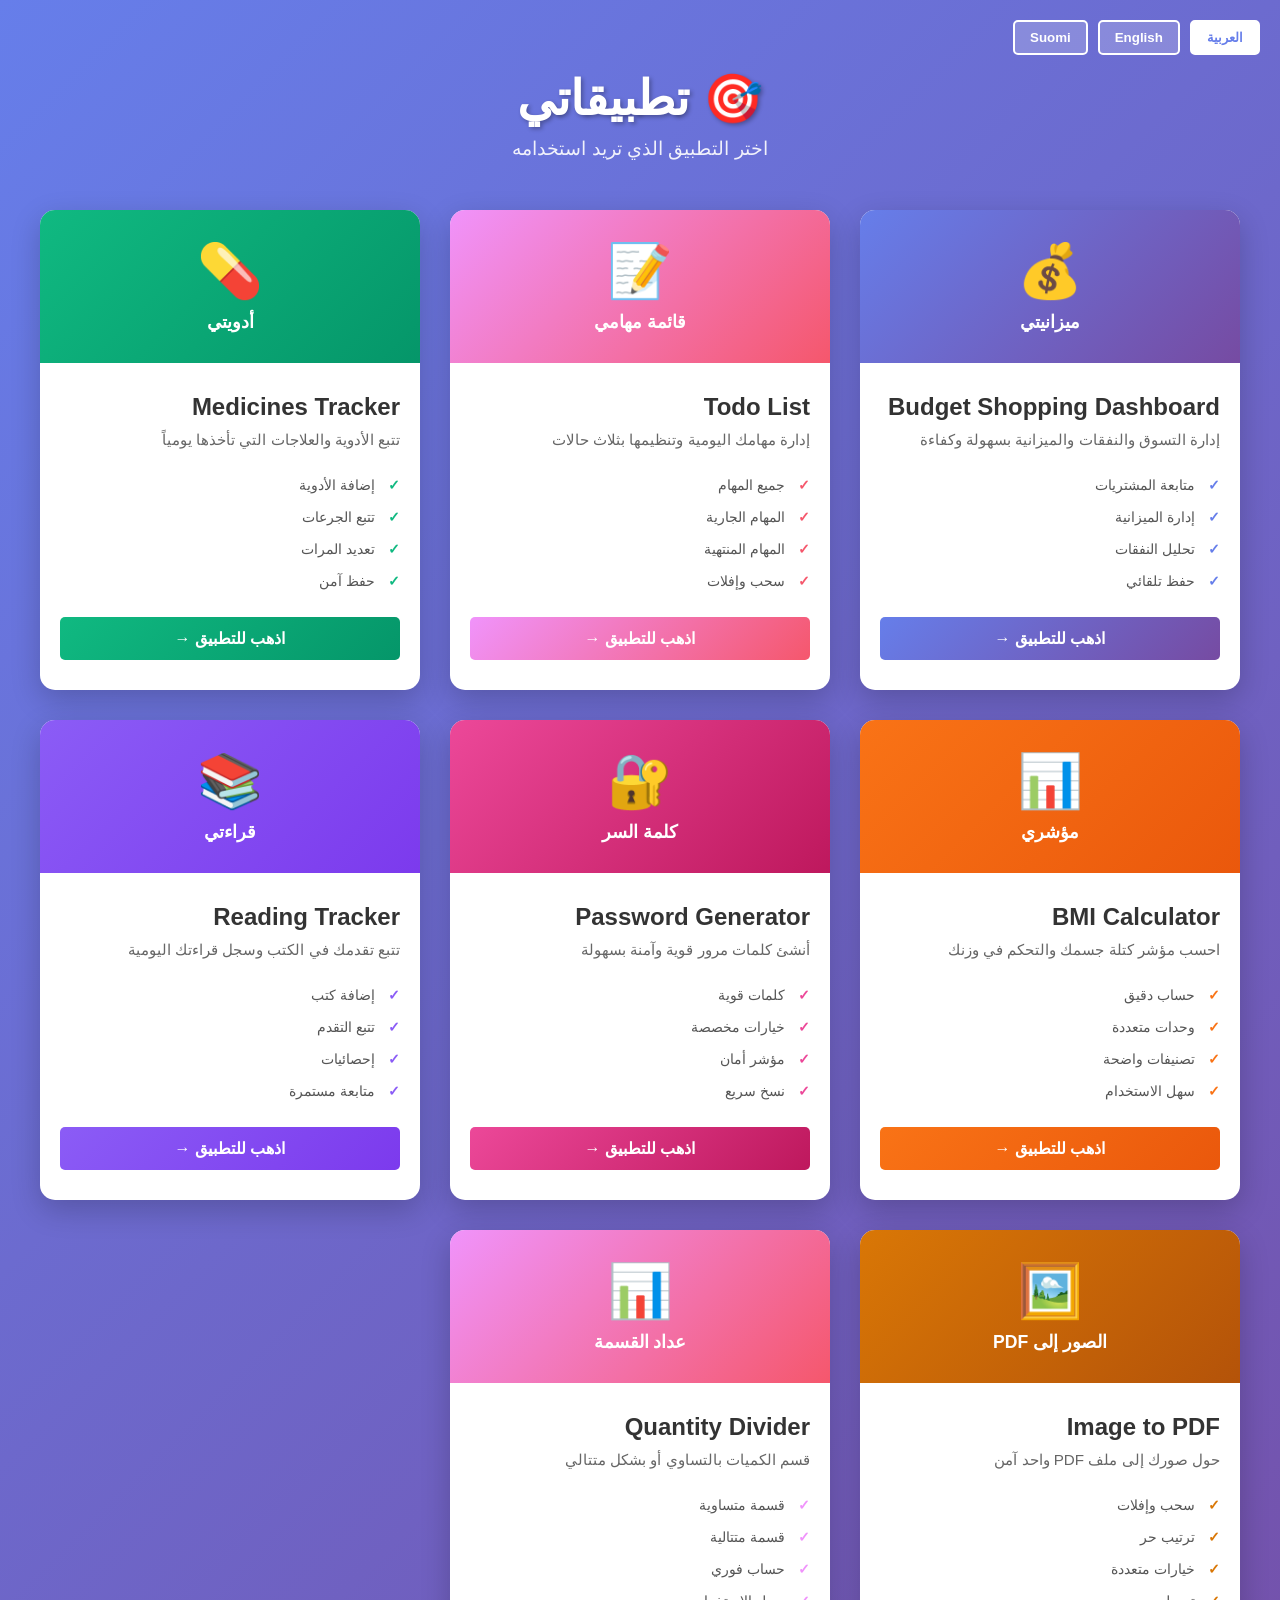
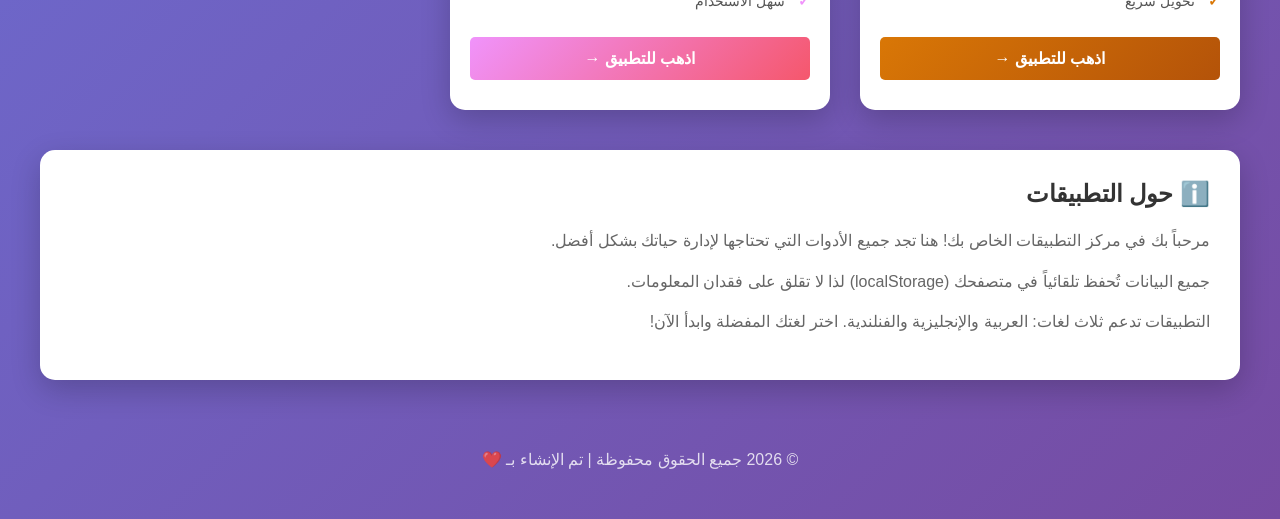
<file: index.html>
<!DOCTYPE html>
<html lang="ar" dir="rtl" id="htmlElement">
<head>
    <meta charset="UTF-8">
    <meta name="viewport" content="width=device-width, initial-scale=1.0">
    <title id="pageTitle">الصفحة الرئيسية</title>
    <style>
        * {
            margin: 0;
            padding: 0;
            box-sizing: border-box;
        }

        body {
            font-family: 'Segoe UI', Tahoma, Geneva, Verdana, sans-serif;
            background: linear-gradient(135deg, #667eea 0%, #764ba2 100%);
            min-height: 100vh;
            padding: 20px;
            direction: rtl;
        }

        .language-selector {
            position: fixed;
            top: 20px;
            right: 20px;
            display: flex;
            gap: 10px;
            z-index: 1000;
        }

        .lang-btn {
            padding: 8px 15px;
            border: 2px solid white;
            background: rgba(255, 255, 255, 0.2);
            color: white;
            border-radius: 5px;
            cursor: pointer;
            font-weight: bold;
            transition: all 0.3s;
        }

        .lang-btn.active {
            background: white;
            color: #667eea;
        }

        .lang-btn:hover {
            background: rgba(255, 255, 255, 0.4);
        }

        .container {
            max-width: 1200px;
            margin: 0 auto;
        }

        header {
            text-align: center;
            color: white;
            margin-bottom: 50px;
            padding-top: 50px;
        }

        header h1 {
            font-size: 3em;
            margin-bottom: 10px;
            text-shadow: 2px 2px 4px rgba(0, 0, 0, 0.3);
        }

        header p {
            font-size: 1.2em;
            opacity: 0.9;
        }

        .apps-grid {
            display: grid;
            grid-template-columns: repeat(auto-fit, minmax(300px, 1fr));
            gap: 30px;
            margin-bottom: 40px;
        }

        .app-card {
            background: white;
            border-radius: 15px;
            overflow: hidden;
            box-shadow: 0 10px 30px rgba(0, 0, 0, 0.2);
            transition: all 0.3s ease;
            cursor: pointer;
            text-decoration: none;
            color: inherit;
            display: flex;
            flex-direction: column;
        }

        .app-card:hover {
            transform: translateY(-10px);
            box-shadow: 0 20px 40px rgba(0, 0, 0, 0.3);
        }

        .app-header {
            padding: 30px 20px;
            text-align: center;
            color: white;
            font-weight: bold;
            font-size: 1.1em;
        }

        .budget-card .app-header {
            background: linear-gradient(135deg, #667eea 0%, #764ba2 100%);
        }

        .todo-card .app-header {
            background: linear-gradient(135deg, #f093fb 0%, #f5576c 100%);
        }

        .medicine-card .app-header {
            background: linear-gradient(135deg, #10b981 0%, #059669 100%);
        }

        .bmi-card .app-header {
            background: linear-gradient(135deg, #f97316 0%, #ea580c 100%);
        }

        .bmi-card .app-features li:before {
            color: #f97316;
        }

        .bmi-card .app-button {
            background: linear-gradient(135deg, #f97316 0%, #ea580c 100%);
        }

        .password-card .app-header {
            background: linear-gradient(135deg, #ec4899 0%, #be185d 100%);
        }

        .password-card .app-features li:before {
            color: #ec4899;
        }

        .password-card .app-button {
            background: linear-gradient(135deg, #ec4899 0%, #be185d 100%);
        }

        .reading-card .app-header {
            background: linear-gradient(135deg, #8b5cf6 0%, #7c3aed 100%);
        }

        .reading-card .app-features li:before {
            color: #8b5cf6;
        }

        .reading-card .app-button {
            background: linear-gradient(135deg, #8b5cf6 0%, #7c3aed 100%);
        }

        .pdf-card .app-header {
            background: linear-gradient(135deg, #d97706 0%, #b45309 100%);
        }

        .pdf-card .app-features li:before {
            color: #d97706;
        }

        .pdf-card .app-button {
            background: linear-gradient(135deg, #d97706 0%, #b45309 100%);
        }

        .divider-card .app-header {
            background: linear-gradient(135deg, #f093fb 0%, #f5576c 100%);
        }

        .divider-card .app-features li:before {
            color: #f093fb;
        }

        .divider-card .app-button {
            background: linear-gradient(135deg, #f093fb 0%, #f5576c 100%);
        }

        .app-icon {
            font-size: 3em;
            margin-bottom: 10px;
        }

        .app-content {
            padding: 30px 20px;
            flex: 1;
            display: flex;
            flex-direction: column;
        }

        .app-title {
            font-size: 1.5em;
            font-weight: bold;
            color: #333;
            margin-bottom: 10px;
        }

        .app-description {
            color: #666;
            font-size: 0.95em;
            margin-bottom: 20px;
            flex: 1;
        }

        .app-features {
            list-style: none;
            margin-bottom: 20px;
            font-size: 0.9em;
        }

        .app-features li {
            padding: 8px 0;
            color: #555;
            padding-right: 25px;
            position: relative;
        }

        .app-features li:before {
            content: "✓";
            position: absolute;
            right: 0;
            color: #667eea;
            font-weight: bold;
        }

        .medicine-card .app-features li:before {
            color: #10b981;
        }

        .todo-card .app-features li:before {
            color: #f5576c;
        }

        .app-button {
            background: linear-gradient(135deg, #667eea 0%, #764ba2 100%);
            color: white;
            border: none;
            padding: 12px 20px;
            border-radius: 5px;
            font-size: 1em;
            font-weight: bold;
            cursor: pointer;
            transition: all 0.3s;
            text-align: center;
            display: block;
            width: 100%;
        }

        .todo-card .app-button {
            background: linear-gradient(135deg, #f093fb 0%, #f5576c 100%);
        }

        .medicine-card .app-button {
            background: linear-gradient(135deg, #10b981 0%, #059669 100%);
        }

        .app-button:hover {
            transform: scale(1.05);
            box-shadow: 0 5px 15px rgba(0, 0, 0, 0.2);
        }

        .full-width-card {
            background: white;
            border-radius: 15px;
            padding: 30px;
            box-shadow: 0 10px 30px rgba(0, 0, 0, 0.2);
            margin-bottom: 40px;
        }

        .full-width-card h2 {
            color: #333;
            margin-bottom: 20px;
            font-size: 1.5em;
        }

        .full-width-card p {
            color: #666;
            line-height: 1.6;
            margin-bottom: 15px;
        }

        footer {
            text-align: center;
            color: white;
            padding: 30px;
            opacity: 0.8;
        }

        @media (max-width: 768px) {
            header h1 {
                font-size: 2em;
            }

            header {
                padding-top: 80px;
            }

            .language-selector {
                right: auto;
                left: 20px;
            }

            .apps-grid {
                grid-template-columns: 1fr;
                gap: 20px;
            }

            .full-width-card {
                padding: 20px;
            }
        }
    </style>
    <!-- PWA Meta Tags -->
    <meta name="mobile-web-app-capable" content="yes">
    <meta name="apple-mobile-web-app-capable" content="yes">
    <meta name="apple-mobile-web-app-status-bar-style" content="black-translucent">
    <meta name="apple-mobile-web-app-title" content="Kuittilaske">
    <meta name="theme-color" content="#667eea">
    <link rel="apple-touch-icon" href="data:image/svg+xml,<svg xmlns='http://www.w3.org/2000/svg' viewBox='0 0 192 192'><rect fill='%23667eea' width='192' height='192'/><text x='50%' y='50%' font-size='80' font-weight='bold' fill='white' text-anchor='middle' dominant-baseline='central'>K</text></svg>">
    <link rel="manifest" href="manifest.json">
    <link rel="icon" type="image/svg+xml" href="data:image/svg+xml,<svg xmlns='http://www.w3.org/2000/svg' viewBox='0 0 192 192'><rect fill='%23667eea' width='192' height='192'/><text x='50%' y='50%' font-size='80' font-weight='bold' fill='white' text-anchor='middle' dominant-baseline='central'>K</text></svg>">
</head>
<body>
    <div class="language-selector">
        <button class="lang-btn active" data-lang="ar" onclick="changeLanguage('ar')">العربية</button>
        <button class="lang-btn" data-lang="en" onclick="changeLanguage('en')">English</button>
        <button class="lang-btn" data-lang="fi" onclick="changeLanguage('fi')">Suomi</button>
    </div>

    <div class="container">
        <header>
            <h1 id="mainTitle">🎯 تطبيقاتي</h1>
            <p id="mainSubtitle">اختر التطبيق الذي تريد استخدامه</p>
        </header>

        <div class="apps-grid">
            <!-- Budget App -->
            <a href="Budget_Dashboard.html" class="app-card budget-card" id="budgetCard">
                <div class="app-header">
                    <div class="app-icon">💰</div>
                    <span id="budgetTitle">ميزانيتي</span>
                </div>
                <div class="app-content">
                    <div class="app-title" id="budgetName">Budget Shopping Dashboard</div>
                    <p class="app-description" id="budgetDesc">
                        إدارة التسوق والنفقات والميزانية بسهولة وكفاءة
                    </p>
                    <ul class="app-features">
                        <li id="budgetFeature1">متابعة المشتريات</li>
                        <li id="budgetFeature2">إدارة الميزانية</li>
                        <li id="budgetFeature3">تحليل النفقات</li>
                        <li id="budgetFeature4">حفظ تلقائي</li>
                    </ul>
                    <button class="app-button" id="budgetBtn">اذهب للتطبيق →</button>
                </div>
            </a>

            <!-- Todo App -->
            <a href="todo.html" class="app-card todo-card" id="todoCard">
                <div class="app-header">
                    <div class="app-icon">📝</div>
                    <span id="todoTitle">قائمة مهامي</span>
                </div>
                <div class="app-content">
                    <div class="app-title" id="todoName">Todo List</div>
                    <p class="app-description" id="todoDesc">
                        إدارة مهامك اليومية وتنظيمها بثلاث حالات
                    </p>
                    <ul class="app-features">
                        <li id="todoFeature1">جميع المهام</li>
                        <li id="todoFeature2">المهام الجارية</li>
                        <li id="todoFeature3">المهام المنتهية</li>
                        <li id="todoFeature4">سحب وإفلات</li>
                    </ul>
                    <button class="app-button" id="todoBtn">اذهب للتطبيق →</button>
                </div>
            </a>

            <!-- Medicine App -->
            <a href="medicines.html" class="app-card medicine-card" id="medicineCard">
                <div class="app-header">
                    <div class="app-icon">💊</div>
                    <span id="medicineTitle">أدويتي</span>
                </div>
                <div class="app-content">
                    <div class="app-title" id="medicineName">Medicines Tracker</div>
                    <p class="app-description" id="medicineDesc">
                        تتبع الأدوية والعلاجات التي تأخذها يومياً
                    </p>
                    <ul class="app-features">
                        <li id="medicineFeature1">إضافة الأدوية</li>
                        <li id="medicineFeature2">تتبع الجرعات</li>
                        <li id="medicineFeature3">تعديد المرات</li>
                        <li id="medicineFeature4">حفظ آمن</li>
                    </ul>
                    <button class="app-button" id="medicineBtn">اذهب للتطبيق →</button>
                </div>
            </a>

            <!-- BMI App -->
            <a href="bmi.html" class="app-card bmi-card" id="bmiCard">
                <div class="app-header">
                    <div class="app-icon">📊</div>
                    <span id="bmiTitle">مؤشري</span>
                </div>
                <div class="app-content">
                    <div class="app-title" id="bmiName">BMI Calculator</div>
                    <p class="app-description" id="bmiDesc">
                        احسب مؤشر كتلة جسمك والتحكم في وزنك
                    </p>
                    <ul class="app-features">
                        <li id="bmiFeature1">حساب دقيق</li>
                        <li id="bmiFeature2">وحدات متعددة</li>
                        <li id="bmiFeature3">تصنيفات واضحة</li>
                        <li id="bmiFeature4">سهل الاستخدام</li>
                    </ul>
                    <button class="app-button" id="bmiBtn">اذهب للتطبيق →</button>
                </div>
            </a>

            <!-- Password Generator App -->
            <a href="password.html" class="app-card password-card" id="passwordCard">
                <div class="app-header">
                    <div class="app-icon">🔐</div>
                    <span id="passwordTitle">كلمة السر</span>
                </div>
                <div class="app-content">
                    <div class="app-title" id="passwordName">Password Generator</div>
                    <p class="app-description" id="passwordDesc">
                        أنشئ كلمات مرور قوية وآمنة بسهولة
                    </p>
                    <ul class="app-features">
                        <li id="passwordFeature1">كلمات قوية</li>
                        <li id="passwordFeature2">خيارات مخصصة</li>
                        <li id="passwordFeature3">مؤشر أمان</li>
                        <li id="passwordFeature4">نسخ سريع</li>
                    </ul>
                    <button class="app-button" id="passwordBtn">اذهب للتطبيق →</button>
                </div>
            </a>

            <!-- Reading Tracker App -->
            <a href="reading.html" class="app-card reading-card" id="readingCard">
                <div class="app-header">
                    <div class="app-icon">📚</div>
                    <span id="readingTitle">قراءتي</span>
                </div>
                <div class="app-content">
                    <div class="app-title" id="readingName">Reading Tracker</div>
                    <p class="app-description" id="readingDesc">
                        تتبع تقدمك في الكتب وسجل قراءتك اليومية
                    </p>
                    <ul class="app-features">
                        <li id="readingFeature1">إضافة كتب</li>
                        <li id="readingFeature2">تتبع التقدم</li>
                        <li id="readingFeature3">إحصائيات</li>
                        <li id="readingFeature4">متابعة مستمرة</li>
                    </ul>
                    <button class="app-button" id="readingBtn">اذهب للتطبيق →</button>
                </div>
            </a>

            <!-- PDF Converter App -->
            <a href="image-to-pdf.html" class="app-card pdf-card" id="pdfCard">
                <div class="app-header">
                    <div class="app-icon">🖼️</div>
                    <span id="pdfTitle">الصور إلى PDF</span>
                </div>
                <div class="app-content">
                    <div class="app-title" id="pdfName">Image to PDF</div>
                    <p class="app-description" id="pdfDesc">
                        حول صورك إلى ملف PDF واحد آمن
                    </p>
                    <ul class="app-features">
                        <li id="pdfFeature1">سحب وإفلات</li>
                        <li id="pdfFeature2">ترتيب حر</li>
                        <li id="pdfFeature3">خيارات متعددة</li>
                        <li id="pdfFeature4">تحويل سريع</li>
                    </ul>
                    <button class="app-button" id="pdfBtn">اذهب للتطبيق →</button>
                </div>
            </a>

            <!-- Quantity Divider App -->
            <a href="divider.html" class="app-card divider-card" id="dividerCard">
                <div class="app-header">
                    <div class="app-icon">📊</div>
                    <span id="dividerTitle">عداد القسمة</span>
                </div>
                <div class="app-content">
                    <div class="app-title" id="dividerName">Quantity Divider</div>
                    <p class="app-description" id="dividerDesc">
                        قسم الكميات بالتساوي أو بشكل متتالي
                    </p>
                    <ul class="app-features">
                        <li id="dividerFeature1">قسمة متساوية</li>
                        <li id="dividerFeature2">قسمة متتالية</li>
                        <li id="dividerFeature3">حساب فوري</li>
                        <li id="dividerFeature4">سهل الاستخدام</li>
                    </ul>
                    <button class="app-button" id="dividerBtn">اذهب للتطبيق →</button>
                </div>
            </a>
        </div>

        <div class="full-width-card">
            <h2 id="aboutTitle">ℹ️ حول التطبيقات</h2>
            <p id="aboutText1">
                مرحباً بك في مركز التطبيقات الخاص بك! هنا تجد جميع الأدوات التي تحتاجها لإدارة حياتك بشكل أفضل.
            </p>
            <p id="aboutText2">
                جميع البيانات تُحفظ تلقائياً في متصفحك (localStorage) لذا لا تقلق على فقدان المعلومات.
            </p>
            <p id="aboutText3">
                التطبيقات تدعم ثلاث لغات: العربية والإنجليزية والفنلندية. اختر لغتك المفضلة وابدأ الآن!
            </p>
        </div>

        <footer>
            <p id="footerText">© 2026 جميع الحقوق محفوظة | تم الإنشاء بـ ❤️</p>
        </footer>
    </div>

    <script>
        const translations = {
            ar: {
                pageTitle: "الصفحة الرئيسية",
                mainTitle: "🎯 تطبيقاتي",
                mainSubtitle: "اختر التطبيق الذي تريد استخدامه",
                
                budgetTitle: "ميزانيتي",
                budgetName: "Budget Shopping Dashboard",
                budgetDesc: "إدارة التسوق والنفقات والميزانية بسهولة وكفاءة",
                budgetFeature1: "متابعة المشتريات",
                budgetFeature2: "إدارة الميزانية",
                budgetFeature3: "تحليل النفقات",
                budgetFeature4: "حفظ تلقائي",
                budgetBtn: "اذهب للتطبيق →",
                
                todoTitle: "قائمة مهامي",
                todoName: "Todo List",
                todoDesc: "إدارة مهامك اليومية وتنظيمها بثلاث حالات",
                todoFeature1: "جميع المهام",
                todoFeature2: "المهام الجارية",
                todoFeature3: "المهام المنتهية",
                todoFeature4: "سحب وإفلات",
                todoBtn: "اذهب للتطبيق →",
                
                medicineTitle: "أدويتي",
                medicineName: "Medicines Tracker",
                medicineDesc: "تتبع الأدوية والعلاجات التي تأخذها يومياً",
                medicineFeature1: "إضافة الأدوية",
                medicineFeature2: "تتبع الجرعات",
                medicineFeature3: "تعديد المرات",
                medicineFeature4: "حفظ آمن",
                medicineBtn: "اذهب للتطبيق →",
                
                bmiTitle: "مؤشري",
                bmiName: "BMI Calculator",
                bmiDesc: "احسب مؤشر كتلة جسمك والتحكم في وزنك",
                bmiFeature1: "حساب دقيق",
                bmiFeature2: "وحدات متعددة",
                bmiFeature3: "تصنيفات واضحة",
                bmiFeature4: "سهل الاستخدام",
                bmiBtn: "اذهب للتطبيق →",
                
                passwordTitle: "كلمة السر",
                passwordName: "Password Generator",
                passwordDesc: "أنشئ كلمات مرور قوية وآمنة بسهولة",
                passwordFeature1: "كلمات قوية",
                passwordFeature2: "خيارات مخصصة",
                passwordFeature3: "مؤشر أمان",
                passwordFeature4: "نسخ سريع",
                passwordBtn: "اذهب للتطبيق →",
                
                readingTitle: "قراءتي",
                readingName: "Reading Tracker",
                readingDesc: "تتبع تقدمك في الكتب وسجل قراءتك اليومية",
                readingFeature1: "إضافة كتب",
                readingFeature2: "تتبع التقدم",
                readingFeature3: "إحصائيات",
                readingFeature4: "متابعة مستمرة",
                readingBtn: "اذهب للتطبيق →",
                
                pdfTitle: "الصور إلى PDF",
                pdfName: "Image to PDF",
                pdfDesc: "حول صورك إلى ملف PDF واحد آمن",
                pdfFeature1: "سحب وإفلات",
                pdfFeature2: "ترتيب حر",
                pdfFeature3: "خيارات متعددة",
                pdfFeature4: "تحويل سريع",
                pdfBtn: "اذهب للتطبيق →",
                
                dividerTitle: "عداد القسمة",
                dividerName: "Quantity Divider",
                dividerDesc: "قسم الكميات بالتساوي أو بشكل متتالي",
                dividerFeature1: "قسمة متساوية",
                dividerFeature2: "قسمة متتالية",
                dividerFeature3: "حساب فوري",
                dividerFeature4: "سهل الاستخدام",
                dividerBtn: "اذهب للتطبيق →",
                
                aboutTitle: "ℹ️ حول التطبيقات",
                aboutText1: "مرحباً بك في مركز التطبيقات الخاص بك! هنا تجد جميع الأدوات التي تحتاجها لإدارة حياتك بشكل أفضل.",
                aboutText2: "جميع البيانات تُحفظ تلقائياً في متصفحك (localStorage) لذا لا تقلق على فقدان المعلومات.",
                aboutText3: "التطبيقات تدعم ثلاث لغات: العربية والإنجليزية والفنلندية. اختر لغتك المفضلة وابدأ الآن!",
                footerText: "© 2026 جميع الحقوق محفوظة | تم الإنشاء بـ ❤️"
            },
            en: {
                pageTitle: "Home",
                mainTitle: "🎯 My Apps",
                mainSubtitle: "Choose the app you want to use",
                
                budgetTitle: "My Budget",
                budgetName: "Budget Shopping Dashboard",
                budgetDesc: "Manage shopping, expenses, and budget easily and efficiently",
                budgetFeature1: "Track purchases",
                budgetFeature2: "Budget management",
                budgetFeature3: "Expense analysis",
                budgetFeature4: "Auto save",
                budgetBtn: "Go to App →",
                
                todoTitle: "My Tasks",
                todoName: "Todo List",
                todoDesc: "Manage and organize your daily tasks in three categories",
                todoFeature1: "All tasks",
                todoFeature2: "In progress",
                todoFeature3: "Completed",
                todoFeature4: "Drag and drop",
                todoBtn: "Go to App →",
                
                medicineTitle: "My Medicines",
                medicineName: "Medicines Tracker",
                medicineDesc: "Track the medicines and treatments you take daily",
                medicineFeature1: "Add medicines",
                medicineFeature2: "Track doses",
                medicineFeature3: "Set frequency",
                medicineFeature4: "Secure storage",
                medicineBtn: "Go to App →",
                
                bmiTitle: "My BMI",
                bmiName: "BMI Calculator",
                bmiDesc: "Calculate your body mass index and manage your weight",
                bmiFeature1: "Accurate calculation",
                bmiFeature2: "Multiple units",
                bmiFeature3: "Clear categories",
                bmiFeature4: "Easy to use",
                bmiBtn: "Go to App →",
                
                passwordTitle: "Password",
                passwordName: "Password Generator",
                passwordDesc: "Create strong and secure passwords easily",
                passwordFeature1: "Strong passwords",
                passwordFeature2: "Custom options",
                passwordFeature3: "Security indicator",
                passwordFeature4: "Quick copy",
                passwordBtn: "Go to App →",
                
                readingTitle: "My Reading",
                readingName: "Reading Tracker",
                readingDesc: "Track your reading progress and keep a daily reading log",
                readingFeature1: "Add books",
                readingFeature2: "Track progress",
                readingFeature3: "Statistics",
                readingFeature4: "Continuous tracking",
                readingBtn: "Go to App →",
                
                pdfTitle: "Images to PDF",
                pdfName: "Image to PDF",
                pdfDesc: "Convert your images into a single secure PDF file",
                pdfFeature1: "Drag and drop",
                pdfFeature2: "Free ordering",
                pdfFeature3: "Multiple options",
                pdfFeature4: "Quick conversion",
                pdfBtn: "Go to App →",
                
                dividerTitle: "Quantity Divider",
                dividerName: "Quantity Divider",
                dividerDesc: "Divide quantities equally or sequentially",
                dividerFeature1: "Equal division",
                dividerFeature2: "Sequential division",
                dividerFeature3: "Instant calculation",
                dividerFeature4: "Easy to use",
                dividerBtn: "Go to App →",
                
                aboutTitle: "ℹ️ About Apps",
                aboutText1: "Welcome to your personal app center! Here you'll find all the tools you need to manage your life better.",
                aboutText2: "All data is automatically saved in your browser (localStorage) so you don't have to worry about losing information.",
                aboutText3: "The apps support three languages: Arabic, English, and Finnish. Choose your favorite language and get started now!",
                footerText: "© 2026 All rights reserved | Created with ❤️"
            },
            fi: {
                pageTitle: "Etusivu",
                mainTitle: "🎯 Omat Sovellukset",
                mainSubtitle: "Valitse sovellus jonka haluat käyttää",
                
                budgetTitle: "Budjetini",
                budgetName: "Budget Shopping Dashboard",
                budgetDesc: "Hallitse ostoksia, kuluja ja budjettia helposti ja tehokkaasti",
                budgetFeature1: "Seurata ostoksia",
                budgetFeature2: "Budjetin hallinta",
                budgetFeature3: "Kulujen analyysi",
                budgetFeature4: "Automaattinen tallennus",
                budgetBtn: "Siirry sovellukseen →",
                
                todoTitle: "Omat Tehtävät",
                todoName: "Todo List",
                todoDesc: "Hallitse ja organisoi päivittäisiä tehtäviäsi kolmeen kategoriaan",
                todoFeature1: "Kaikki tehtävät",
                todoFeature2: "Työn alla",
                todoFeature3: "Valmistuneet",
                todoFeature4: "Vedä ja pudota",
                todoBtn: "Siirry sovellukseen →",
                
                medicineTitle: "Omat Lääkkeet",
                medicineName: "Medicines Tracker",
                medicineDesc: "Seuraa ottamiasi lääkkeitä ja hoitoja päivittäin",
                medicineFeature1: "Lisää lääkkeitä",
                medicineFeature2: "Seuraa annoksia",
                medicineFeature3: "Aseta tiheys",
                medicineFeature4: "Turvallinen säilytys",
                medicineBtn: "Siirry sovellukseen →",
                
                bmiTitle: "Omat BMI",
                bmiName: "BMI Calculator",
                bmiDesc: "Laske ruumiisi painoindeksi ja hallitse painoasi",
                bmiFeature1: "Tarkka laskenta",
                bmiFeature2: "Useat yksiköt",
                bmiFeature3: "Selkeät luokat",
                bmiFeature4: "Helppo käyttää",
                bmiBtn: "Siirry sovellukseen →",
                
                passwordTitle: "Salasana",
                passwordName: "Password Generator",
                passwordDesc: "Luo vahvoja ja turvallisia salasanoja helposti",
                passwordFeature1: "Vahvat salasanat",
                passwordFeature2: "Mukautetut vaihtoehdot",
                passwordFeature3: "Turvallisuusindikaattori",
                passwordFeature4: "Nopea kopiointi",
                passwordBtn: "Siirry sovellukseen →",
                
                readingTitle: "Lukemiseni",
                readingName: "Reading Tracker",
                readingDesc: "Seuraa lukemisen edistystä ja pidä päivittäistä lukemistapahtumaa",
                readingFeature1: "Lisää kirjoja",
                readingFeature2: "Seuraa edistystä",
                readingFeature3: "Tilastot",
                readingFeature4: "Jatkuva seuranta",
                readingBtn: "Siirry sovellukseen →",
                
                pdfTitle: "Kuvista PDF",
                pdfName: "Image to PDF",
                pdfDesc: "Muunna kuvasi yhdeksi turvalliseksi PDF-tiedostoksi",
                pdfFeature1: "Vedä ja pudota",
                pdfFeature2: "Vapaa tilaus",
                pdfFeature3: "Useita vaihtoehtoja",
                pdfFeature4: "Nopea muuntaminen",
                pdfBtn: "Siirry sovellukseen →",
                
                dividerTitle: "Määrän Jakaja",
                dividerName: "Quantity Divider",
                dividerDesc: "Jaa määrät tasaisesti tai peräkkäin",
                dividerFeature1: "Tasainen jako",
                dividerFeature2: "Peräkkäinen jako",
                dividerFeature3: "Pikainen laskenta",
                dividerFeature4: "Helppo käyttää",
                dividerBtn: "Siirry sovellukseen →",
                
                aboutTitle: "ℹ️ Tietoa sovelluksista",
                aboutText1: "Tervetuloa henkilökohtaiseen sovelluspalveluun! Täällä löydät kaikki työkalut jotka tarvitset elämäsi hallintaan.",
                aboutText2: "Kaikki tiedot tallennetaan automaattisesti selaimeen (localStorage) joten et tarvitse pelätä tietojen menetystä.",
                aboutText3: "Sovellukset tukevat kolmea kieltä: arabia, englanti ja suomi. Valitse suosikki kielesi ja aloita nyt!",
                footerText: "© 2026 Kaikki oikeudet pidätetään | Luotu rakkaudella ❤️"
            }
        };

        let currentLanguage = localStorage.getItem('homeLanguage') || 'ar';

        function changeLanguage(lang) {
            currentLanguage = lang;
            localStorage.setItem('homeLanguage', lang);

            // Update language buttons
            document.querySelectorAll('.lang-btn').forEach(btn => {
                btn.classList.remove('active');
            });
            document.querySelector(`[data-lang="${lang}"]`).classList.add('active');

            // Update direction
            const htmlElement = document.getElementById('htmlElement');
            const dir = lang === 'ar' ? 'rtl' : 'ltr';
            htmlElement.setAttribute('dir', dir);
            htmlElement.setAttribute('lang', lang);

            // Update all texts
            updateAllTexts();
        }

        function updateAllTexts() {
            const t = translations[currentLanguage];
            
            document.getElementById('pageTitle').textContent = t.pageTitle;
            document.getElementById('mainTitle').textContent = t.mainTitle;
            document.getElementById('mainSubtitle').textContent = t.mainSubtitle;
            
            document.getElementById('budgetTitle').textContent = t.budgetTitle;
            document.getElementById('budgetName').textContent = t.budgetName;
            document.getElementById('budgetDesc').textContent = t.budgetDesc;
            document.getElementById('budgetFeature1').textContent = t.budgetFeature1;
            document.getElementById('budgetFeature2').textContent = t.budgetFeature2;
            document.getElementById('budgetFeature3').textContent = t.budgetFeature3;
            document.getElementById('budgetFeature4').textContent = t.budgetFeature4;
            document.getElementById('budgetBtn').textContent = t.budgetBtn;
            
            document.getElementById('todoTitle').textContent = t.todoTitle;
            document.getElementById('todoName').textContent = t.todoName;
            document.getElementById('todoDesc').textContent = t.todoDesc;
            document.getElementById('todoFeature1').textContent = t.todoFeature1;
            document.getElementById('todoFeature2').textContent = t.todoFeature2;
            document.getElementById('todoFeature3').textContent = t.todoFeature3;
            document.getElementById('todoFeature4').textContent = t.todoFeature4;
            document.getElementById('todoBtn').textContent = t.todoBtn;
            
            document.getElementById('medicineTitle').textContent = t.medicineTitle;
            document.getElementById('medicineName').textContent = t.medicineName;
            document.getElementById('medicineDesc').textContent = t.medicineDesc;
            document.getElementById('medicineFeature1').textContent = t.medicineFeature1;
            document.getElementById('medicineFeature2').textContent = t.medicineFeature2;
            document.getElementById('medicineFeature3').textContent = t.medicineFeature3;
            document.getElementById('medicineFeature4').textContent = t.medicineFeature4;
            document.getElementById('medicineBtn').textContent = t.medicineBtn;
            
            document.getElementById('bmiTitle').textContent = t.bmiTitle;
            document.getElementById('bmiName').textContent = t.bmiName;
            document.getElementById('bmiDesc').textContent = t.bmiDesc;
            document.getElementById('bmiFeature1').textContent = t.bmiFeature1;
            document.getElementById('bmiFeature2').textContent = t.bmiFeature2;
            document.getElementById('bmiFeature3').textContent = t.bmiFeature3;
            document.getElementById('bmiFeature4').textContent = t.bmiFeature4;
            document.getElementById('bmiBtn').textContent = t.bmiBtn;
            
            document.getElementById('passwordTitle').textContent = t.passwordTitle;
            document.getElementById('passwordName').textContent = t.passwordName;
            document.getElementById('passwordDesc').textContent = t.passwordDesc;
            document.getElementById('passwordFeature1').textContent = t.passwordFeature1;
            document.getElementById('passwordFeature2').textContent = t.passwordFeature2;
            document.getElementById('passwordFeature3').textContent = t.passwordFeature3;
            document.getElementById('passwordFeature4').textContent = t.passwordFeature4;
            document.getElementById('passwordBtn').textContent = t.passwordBtn;
            
            document.getElementById('readingTitle').textContent = t.readingTitle;
            document.getElementById('readingName').textContent = t.readingName;
            document.getElementById('readingDesc').textContent = t.readingDesc;
            document.getElementById('readingFeature1').textContent = t.readingFeature1;
            document.getElementById('readingFeature2').textContent = t.readingFeature2;
            document.getElementById('readingFeature3').textContent = t.readingFeature3;
            document.getElementById('readingFeature4').textContent = t.readingFeature4;
            document.getElementById('readingBtn').textContent = t.readingBtn;
            
            document.getElementById('pdfTitle').textContent = t.pdfTitle;
            document.getElementById('pdfName').textContent = t.pdfName;
            document.getElementById('pdfDesc').textContent = t.pdfDesc;
            document.getElementById('pdfFeature1').textContent = t.pdfFeature1;
            document.getElementById('pdfFeature2').textContent = t.pdfFeature2;
            document.getElementById('pdfFeature3').textContent = t.pdfFeature3;
            document.getElementById('pdfFeature4').textContent = t.pdfFeature4;
            document.getElementById('pdfBtn').textContent = t.pdfBtn;
            
            document.getElementById('dividerTitle').textContent = t.dividerTitle;
            document.getElementById('dividerName').textContent = t.dividerName;
            document.getElementById('dividerDesc').textContent = t.dividerDesc;
            document.getElementById('dividerFeature1').textContent = t.dividerFeature1;
            document.getElementById('dividerFeature2').textContent = t.dividerFeature2;
            document.getElementById('dividerFeature3').textContent = t.dividerFeature3;
            document.getElementById('dividerFeature4').textContent = t.dividerFeature4;
            document.getElementById('dividerBtn').textContent = t.dividerBtn;
            
            document.getElementById('aboutTitle').textContent = t.aboutTitle;
            document.getElementById('aboutText1').textContent = t.aboutText1;
            document.getElementById('aboutText2').textContent = t.aboutText2;
            document.getElementById('aboutText3').textContent = t.aboutText3;
            document.getElementById('footerText').textContent = t.footerText;
        }

        // Initialize on page load
        changeLanguage(currentLanguage);
    </script>
    <!-- Register Service Worker for PWA -->
    <script>
        if ('serviceWorker' in navigator) {
            navigator.serviceWorker.register('service-worker.js')
                .then(registration => {
                    console.log('✅ Service Worker تم تسجيله بنجاح:', registration);
                })
                .catch(error => {
                    console.log('❌ خطأ في تسجيل Service Worker:', error);
                });
        }

        // Request notification permission (Optional)
        if ('Notification' in window && Notification.permission === 'default') {
            Notification.requestPermission();
        }
    </script>
</body>
</html>
</file>
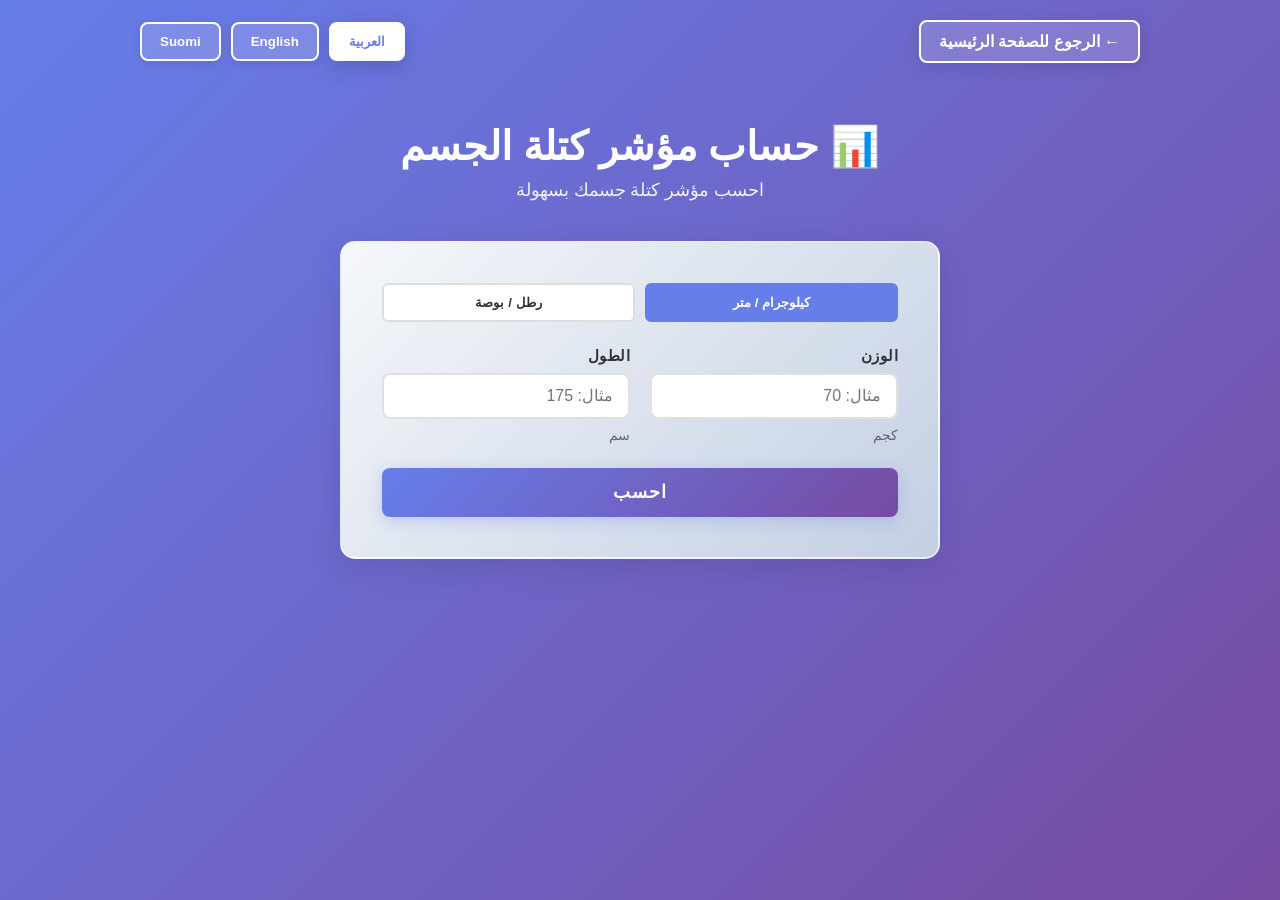
<file: bmi.html>
<!DOCTYPE html>
<html lang="ar" dir="rtl" id="htmlElement">
<head>
    <meta charset="UTF-8">
    <meta name="viewport" content="width=device-width, initial-scale=1.0">
    <title id="pageTitle">BMI</title>
    <style>
        * {
            margin: 0;
            padding: 0;
            box-sizing: border-box;
        }

        body {
            font-family: 'Segoe UI', Tahoma, Geneva, Verdana, sans-serif;
            background: linear-gradient(135deg, #667eea 0%, #764ba2 100%);
            min-height: 100vh;
            padding: 20px;
            direction: rtl;
        }

        .container {
            max-width: 1000px;
            margin: 0 auto;
        }

        .top-controls {
            display: flex;
            justify-content: space-between;
            align-items: center;
            margin-bottom: 40px;
            flex-wrap: wrap;
            gap: 10px;
        }

        .back-button {
            padding: 10px 18px;
            border: 2px solid white;
            background: rgba(255, 255, 255, 0.15);
            color: white;
            border-radius: 8px;
            cursor: pointer;
            font-weight: 600;
            transition: all 0.3s ease;
            text-decoration: none;
            display: inline-block;
            box-shadow: 0 4px 15px rgba(0, 0, 0, 0.1);
        }

        .back-button:hover {
            background: rgba(255, 255, 255, 0.3);
            transform: translateY(-2px);
            box-shadow: 0 6px 20px rgba(0, 0, 0, 0.15);
        }

        .language-selector {
            display: flex;
            gap: 10px;
        }

        .lang-btn {
            padding: 10px 18px;
            border: 2px solid white;
            background: rgba(255, 255, 255, 0.15);
            color: white;
            border-radius: 8px;
            cursor: pointer;
            font-weight: 600;
            transition: all 0.3s ease;
            box-shadow: 0 2px 10px rgba(0, 0, 0, 0.1);
        }

        .lang-btn.active {
            background: white;
            color: #667eea;
            box-shadow: 0 6px 20px rgba(0, 0, 0, 0.15);
        }

        .lang-btn:hover {
            background: rgba(255, 255, 255, 0.25);
            transform: translateY(-2px);
        }

        header {
            text-align: center;
            color: white;
            margin-bottom: 40px;
            padding-top: 20px;
        }

        header h1 {
            font-size: 2.5em;
            margin-bottom: 10px;
        }

        header p {
            opacity: 0.9;
            font-size: 1.1em;
        }

        .calculator-section {
            background: linear-gradient(135deg, #f5f7fa 0%, #c3cfe2 100%);
            padding: 40px;
            border-radius: 15px;
            box-shadow: 0 8px 32px rgba(0, 0, 0, 0.1);
            border: 2px solid rgba(255, 255, 255, 0.5);
            margin-bottom: 30px;
            max-width: 600px;
            margin-left: auto;
            margin-right: auto;
        }

        .input-wrapper {
            display: grid;
            grid-template-columns: 1fr 1fr;
            gap: 20px;
            margin-bottom: 25px;
        }

        .input-group {
            display: flex;
            flex-direction: column;
            gap: 8px;
        }

        .input-group label {
            font-weight: 600;
            color: #333;
            font-size: 0.95em;
            text-transform: uppercase;
            letter-spacing: 0.5px;
        }

        .input-group input {
            padding: 12px 15px;
            border: 2px solid #e0e0e0;
            border-radius: 8px;
            font-size: 1em;
            transition: all 0.3s ease;
            background: white;
        }

        .input-group input:focus {
            outline: none;
            border-color: #667eea;
            box-shadow: 0 0 0 3px rgba(102, 126, 234, 0.1);
            background: #f8f9ff;
        }

        .unit-selector {
            display: flex;
            gap: 10px;
            margin-bottom: 25px;
        }

        .unit-btn {
            flex: 1;
            padding: 10px 15px;
            border: 2px solid #ddd;
            background: white;
            color: #333;
            border-radius: 6px;
            cursor: pointer;
            font-weight: 600;
            transition: all 0.3s ease;
        }

        .unit-btn.active {
            background: #667eea;
            color: white;
            border-color: #667eea;
        }

        .unit-btn:hover {
            border-color: #667eea;
        }

        .calculate-btn {
            width: 100%;
            padding: 14px 40px;
            background: linear-gradient(135deg, #667eea 0%, #764ba2 100%);
            color: white;
            border: none;
            border-radius: 8px;
            font-size: 1.1em;
            cursor: pointer;
            transition: all 0.3s ease;
            font-weight: 700;
            text-transform: uppercase;
            letter-spacing: 1px;
            box-shadow: 0 4px 15px rgba(102, 126, 234, 0.3);
        }

        .calculate-btn:hover {
            background: linear-gradient(135deg, #764ba2 0%, #667eea 100%);
            box-shadow: 0 6px 20px rgba(102, 126, 234, 0.5);
            transform: translateY(-2px);
        }

        .result-section {
            background: white;
            border-radius: 15px;
            padding: 40px;
            box-shadow: 0 8px 25px rgba(0, 0, 0, 0.08);
            text-align: center;
            display: none;
            margin: 0 auto;
            max-width: 600px;
        }

        .result-section.show {
            display: block;
        }

        .bmi-value {
            font-size: 3.5em;
            font-weight: 700;
            color: #667eea;
            margin: 20px 0;
        }

        .bmi-category {
            font-size: 1.8em;
            font-weight: 600;
            margin: 20px 0;
            padding: 15px 20px;
            border-radius: 10px;
            display: inline-block;
        }

        .bmi-category.underweight {
            background: #dbeafe;
            color: #0369a1;
        }

        .bmi-category.normal {
            background: #dcfce7;
            color: #166534;
        }

        .bmi-category.overweight {
            background: #fef3c7;
            color: #92400e;
        }

        .bmi-category.obese {
            background: #fee2e2;
            color: #991b1b;
        }

        .bmi-details {
            margin-top: 30px;
            text-align: left;
            background: #f9fafb;
            padding: 20px;
            border-radius: 10px;
            border-left: 4px solid #667eea;
        }

        .detail-row {
            display: flex;
            justify-content: space-between;
            padding: 10px 0;
            border-bottom: 1px solid #e5e7eb;
        }

        .detail-row:last-child {
            border-bottom: none;
        }

        .detail-label {
            font-weight: 600;
            color: #666;
        }

        .detail-value {
            font-weight: 700;
            color: #333;
        }

        @media (max-width: 768px) {
            body {
                padding: 10px;
            }

            .top-controls {
                flex-direction: column;
                align-items: stretch;
                gap: 10px;
                margin-bottom: 25px;
            }

            .back-button {
                text-align: center;
                padding: 12px 15px;
                font-size: 0.9em;
            }

            .language-selector {
                justify-content: center;
                gap: 8px;
            }

            .lang-btn {
                padding: 10px 14px;
                font-size: 0.85em;
            }

            header {
                margin-bottom: 25px;
                padding-top: 10px;
            }

            header h1 {
                font-size: 1.8em;
                margin-bottom: 8px;
            }

            header p {
                font-size: 0.95em;
            }

            .calculator-section {
                padding: 25px;
                margin-bottom: 20px;
            }

            .input-wrapper {
                grid-template-columns: 1fr;
                gap: 15px;
            }

            .input-group label {
                font-size: 0.85em;
            }

            .input-group input {
                padding: 11px 12px;
                font-size: 16px;
            }

            .unit-selector {
                gap: 8px;
            }

            .unit-btn {
                padding: 8px 12px;
                font-size: 0.85em;
            }

            .calculate-btn {
                padding: 12px 20px;
                font-size: 0.95em;
            }

            .result-section {
                padding: 25px;
            }

            .bmi-value {
                font-size: 2.5em;
            }

            .bmi-category {
                font-size: 1.3em;
            }
        }

        @media (max-width: 480px) {
            body {
                padding: 8px;
            }

            .top-controls {
                margin-bottom: 18px;
                gap: 8px;
            }

            .back-button,
            .lang-btn {
                padding: 8px 10px;
                font-size: 0.8em;
            }

            header {
                margin-bottom: 20px;
                padding-top: 5px;
            }

            header h1 {
                font-size: 1.3em;
                margin-bottom: 5px;
            }

            header p {
                font-size: 0.85em;
            }

            .calculator-section {
                padding: 15px;
                margin-bottom: 15px;
                border-radius: 10px;
            }

            .input-wrapper {
                gap: 10px;
                margin-bottom: 15px;
            }

            .input-group label {
                font-size: 0.8em;
            }

            .input-group input {
                padding: 10px 10px;
                font-size: 14px;
            }

            .unit-selector {
                gap: 6px;
                margin-bottom: 15px;
            }

            .unit-btn {
                padding: 8px 10px;
                font-size: 0.8em;
            }

            .calculate-btn {
                padding: 10px 12px;
                font-size: 0.85em;
            }

            .result-section {
                padding: 20px;
            }

            .bmi-value {
                font-size: 2em;
            }

            .bmi-category {
                font-size: 1.1em;
                padding: 10px 15px;
            }

            .bmi-details {
                padding: 15px;
                font-size: 0.9em;
            }

            .detail-row {
                padding: 8px 0;
            }
        }
    </style>
</head>
<body>
    <div class="container">
        <div class="top-controls">
            <a href="index.html" class="back-button" id="backBtn">← الرجوع للصفحة الرئيسية</a>
            <div class="language-selector">
                <button class="lang-btn active" data-lang="ar" onclick="changeLanguage('ar')">العربية</button>
                <button class="lang-btn" data-lang="en" onclick="changeLanguage('en')">English</button>
                <button class="lang-btn" data-lang="fi" onclick="changeLanguage('fi')">Suomi</button>
            </div>
        </div>

        <header>
            <h1 id="mainTitle">📊 حساب مؤشر كتلة الجسم</h1>
            <p id="mainSubtitle">احسب مؤشر كتلة جسمك بسهولة</p>
        </header>

        <div class="calculator-section">
            <div id="unitSelector" class="unit-selector">
                <button class="unit-btn active" data-unit="metric" onclick="changeUnit('metric')" id="unitMetric">كيلوجرام / متر</button>
                <button class="unit-btn" data-unit="imperial" onclick="changeUnit('imperial')" id="unitImperial">رطل / بوصة</button>
            </div>

            <div class="input-wrapper">
                <div class="input-group">
                    <label id="labelWeight">الوزن</label>
                    <input type="number" id="weight" placeholder="مثال: 70" step="0.1" min="0">
                    <small id="weightUnit" style="color: #666; font-size: 0.85em;">كجم</small>
                </div>
                <div class="input-group">
                    <label id="labelHeight">الطول</label>
                    <input type="number" id="height" placeholder="مثال: 175" step="0.1" min="0">
                    <small id="heightUnit" style="color: #666; font-size: 0.85em;">سم</small>
                </div>
            </div>

            <button class="calculate-btn" onclick="calculateBMI()" id="calculateBtn">احسب</button>
        </div>

        <div class="result-section" id="resultSection">
            <h2 id="resultTitle">النتيجة</h2>
            <div class="bmi-value" id="bmiValue">0</div>
            <div class="bmi-category" id="bmiCategory">عادي</div>
            <div class="bmi-details">
                <div class="detail-row">
                    <span class="detail-label" id="weightLabel">الوزن:</span>
                    <span class="detail-value" id="weightValue">0</span>
                </div>
                <div class="detail-row">
                    <span class="detail-label" id="heightLabel">الطول:</span>
                    <span class="detail-value" id="heightValue">0</span>
                </div>
                <div class="detail-row">
                    <span class="detail-label" id="categoryLabel">التصنيف:</span>
                    <span class="detail-value" id="categoryValue">عادي</span>
                </div>
                <div class="detail-row">
                    <span class="detail-label" id="idealWeightLabel">الوزن المثالي:</span>
                    <span class="detail-value" id="idealWeightValue">0</span>
                </div>
                <div class="detail-row" id="weightDifferenceRow">
                    <span class="detail-label" id="weightNeededLabel">الوزن المطلوب:</span>
                    <span class="detail-value" id="weightDifference">0</span>
                </div>
            </div>
        </div>
    </div>

    <script>
        const translations = {
            ar: {
                backBtn: "← الرجوع للصفحة الرئيسية",
                pageTitle: "مؤشر كتلة الجسم",
                mainTitle: "📊 حساب مؤشر كتلة الجسم",
                mainSubtitle: "احسب مؤشر كتلة جسمك بسهولة",
                unitMetric: "كيلوجرام / متر",
                unitImperial: "رطل / بوصة",
                labelWeight: "الوزن",
                labelHeight: "الطول",
                calculateBtn: "احسب",
                resultTitle: "النتيجة",
                weightLabel: "الوزن:",
                heightLabel: "الطول:",
                categoryLabel: "التصنيف:",
                idealWeight: "الوزن المثالي:",
                weightNeeded: "الوزن المطلوب:",
                needToLose: "تحتاج تنزيل",
                needToGain: "تحتاج تصعيد",
                underweight: "وزن ناقص",
                normal: "وزن عادي",
                overweight: "زيادة وزن",
                obese: "سمنة",
                kg: "كجم",
                cm: "سم",
                lbs: "رطل",
                inches: "بوصة"
            },
            en: {
                backBtn: "← Back to Home",
                pageTitle: "BMI Calculator",
                mainTitle: "📊 BMI Calculator",
                mainSubtitle: "Calculate your body mass index easily",
                unitMetric: "Kilogram / Meter",
                unitImperial: "Pounds / Inches",
                labelWeight: "Weight",
                labelHeight: "Height",
                calculateBtn: "Calculate",
                resultTitle: "Result",
                weightLabel: "Weight:",
                heightLabel: "Height:",
                categoryLabel: "Category:",
                idealWeight: "Ideal Weight:",
                weightNeeded: "Weight Needed:",
                needToLose: "Need to lose",
                needToGain: "Need to gain",
                underweight: "Underweight",
                normal: "Normal weight",
                overweight: "Overweight",
                obese: "Obese",
                kg: "kg",
                cm: "cm",
                lbs: "lbs",
                inches: "inches"
            },
            fi: {
                backBtn: "← Takaisin Etusivulle",
                pageTitle: "BMI-laskuri",
                mainTitle: "📊 BMI-laskuri",
                mainSubtitle: "Laske ruumiin painoindeksisi helposti",
                unitMetric: "Kilogramma / Metri",
                unitImperial: "Punta / Tuuma",
                labelWeight: "Paino",
                labelHeight: "Pituus",
                calculateBtn: "Laske",
                resultTitle: "Tulos",
                weightLabel: "Paino:",
                heightLabel: "Pituus:",
                categoryLabel: "Luokka:",
                idealWeight: "Ihanteellinen paino:",
                weightNeeded: "Vaadittu paino:",
                needToLose: "Sinun täytyy pudottaa",
                needToGain: "Sinun täytyy lisätä",
                underweight: "Alipainoinen",
                normal: "Normaalipaino",
                overweight: "Ylipainoinen",
                obese: "Lihava",
                kg: "kg",
                cm: "cm",
                lbs: "paunaa",
                inches: "tuumaa"
            }
        };

        let currentLanguage = localStorage.getItem('bmiLanguage') || 'ar';
        let currentUnit = 'metric';

        function changeLanguage(lang) {
            if (!lang || (lang !== 'ar' && lang !== 'en' && lang !== 'fi')) {
                lang = 'ar';
            }

            currentLanguage = lang;
            localStorage.setItem('bmiLanguage', lang);

            document.querySelectorAll('.lang-btn').forEach(btn => {
                btn.classList.remove('active');
            });
            const selectedBtn = document.querySelector(`[data-lang="${lang}"]`);
            if (selectedBtn) {
                selectedBtn.classList.add('active');
            }

            const htmlElement = document.getElementById('htmlElement');
            const dir = (lang === 'ar') ? 'rtl' : 'ltr';
            htmlElement.setAttribute('dir', dir);
            htmlElement.setAttribute('lang', lang);
            document.body.style.direction = dir;

            updateAllTexts();
        }

        function updateAllTexts() {
            const t = translations[currentLanguage];

            const elements = {
                'backBtn': t.backBtn,
                'pageTitle': t.pageTitle,
                'mainTitle': t.mainTitle,
                'mainSubtitle': t.mainSubtitle,
                'unitMetric': t.unitMetric,
                'unitImperial': t.unitImperial,
                'labelWeight': t.labelWeight,
                'labelHeight': t.labelHeight,
                'calculateBtn': t.calculateBtn,
                'resultTitle': t.resultTitle,
                'weightLabel': t.weightLabel,
                'heightLabel': t.heightLabel,
                'categoryLabel': t.categoryLabel,
                'idealWeightLabel': t.idealWeight,
                'weightNeededLabel': t.weightNeeded
            };

            for (const [id, text] of Object.entries(elements)) {
                const el = document.getElementById(id);
                if (el) {
                    el.textContent = text;
                }
            }

            updateUnitLabels();
        }

        function changeUnit(unit) {
            currentUnit = unit;
            
            document.querySelectorAll('.unit-btn').forEach(btn => {
                btn.classList.remove('active');
            });
            document.querySelector(`[data-unit="${unit}"]`).classList.add('active');

            updateUnitLabels();
            document.getElementById('weight').value = '';
            document.getElementById('height').value = '';
            document.getElementById('resultSection').classList.remove('show');
        }

        function updateUnitLabels() {
            const t = translations[currentLanguage];
            if (currentUnit === 'metric') {
                document.getElementById('weightUnit').textContent = t.kg;
                document.getElementById('heightUnit').textContent = t.cm;
            } else {
                document.getElementById('weightUnit').textContent = t.lbs;
                document.getElementById('heightUnit').textContent = t.inches;
            }
        }

        function calculateBMI() {
            const weight = parseFloat(document.getElementById('weight').value);
            const height = parseFloat(document.getElementById('height').value);

            if (!weight || !height || weight <= 0 || height <= 0) {
                alert(currentLanguage === 'ar' ? 'الرجاء إدخال قيم صحيحة' : 
                     currentLanguage === 'en' ? 'Please enter valid values' : 
                     'Syötä kelvoljat arvot');
                return;
            }

            let bmi;
            let heightInMeters;
            if (currentUnit === 'metric') {
                heightInMeters = height / 100;
                bmi = weight / (heightInMeters ** 2);
            } else {
                heightInMeters = height / 12 * 0.3048; // Convert inches to meters
                bmi = (weight / (height ** 2)) * 703;
            }

            const t = translations[currentLanguage];
            let category, categoryClass;

            if (bmi < 18.5) {
                category = t.underweight;
                categoryClass = 'underweight';
            } else if (bmi < 25) {
                category = t.normal;
                categoryClass = 'normal';
            } else if (bmi < 30) {
                category = t.overweight;
                categoryClass = 'overweight';
            } else {
                category = t.obese;
                categoryClass = 'obese';
            }

            // Calculate ideal weight (BMI = 22 is ideal in normal range)
            const idealBMI = 22;
            let idealWeight = idealBMI * (heightInMeters ** 2);
            
            // Convert back to imperial if needed
            if (currentUnit === 'imperial') {
                idealWeight = idealWeight * 2.20462; // kg to lbs
            }

            // Calculate difference
            const difference = weight - idealWeight;
            const unitText = currentUnit === 'metric' ? t.kg : t.lbs;
            
            let diffText;
            if (Math.abs(difference) < 0.5) {
                diffText = currentLanguage === 'ar' ? '✓ وزنك مثالي!' :
                          currentLanguage === 'en' ? '✓ Your weight is ideal!' :
                          '✓ Painosi on ihanteellinen!';
            } else if (difference > 0) {
                diffText = `${t.needToLose} ${Math.abs(difference).toFixed(1)} ${unitText}`;
            } else {
                diffText = `${t.needToGain} ${Math.abs(difference).toFixed(1)} ${unitText}`;
            }

            document.getElementById('bmiValue').textContent = bmi.toFixed(1);
            const categoryEl = document.getElementById('bmiCategory');
            categoryEl.textContent = category;
            categoryEl.className = `bmi-category ${categoryClass}`;

            document.getElementById('weightValue').textContent = `${weight} ${unitText}`;
            document.getElementById('heightValue').textContent = `${height} ${currentUnit === 'metric' ? t.cm : t.inches}`;
            document.getElementById('categoryValue').textContent = category;
            document.getElementById('idealWeightValue').textContent = `${idealWeight.toFixed(1)} ${unitText}`;
            document.getElementById('weightDifference').textContent = diffText;

            document.getElementById('resultSection').classList.add('show');
        }

        window.addEventListener('DOMContentLoaded', function() {
            currentLanguage = localStorage.getItem('bmiLanguage') || 'ar';

            document.querySelectorAll('.lang-btn').forEach(btn => {
                btn.classList.remove('active');
            });
            const initialBtn = document.querySelector(`[data-lang="${currentLanguage}"]`);
            if (initialBtn) {
                initialBtn.classList.add('active');
            }

            const htmlElement = document.getElementById('htmlElement');
            const dir = currentLanguage === 'ar' ? 'rtl' : 'ltr';
            htmlElement.setAttribute('dir', dir);
            htmlElement.setAttribute('lang', currentLanguage);
            document.body.style.direction = dir;

            updateAllTexts();
        });

        document.getElementById('weight').addEventListener('keypress', function(e) {
            if (e.key === 'Enter') calculateBMI();
        });

        document.getElementById('height').addEventListener('keypress', function(e) {
            if (e.key === 'Enter') calculateBMI();
        });
    </script>
</body>
</html>
</file>
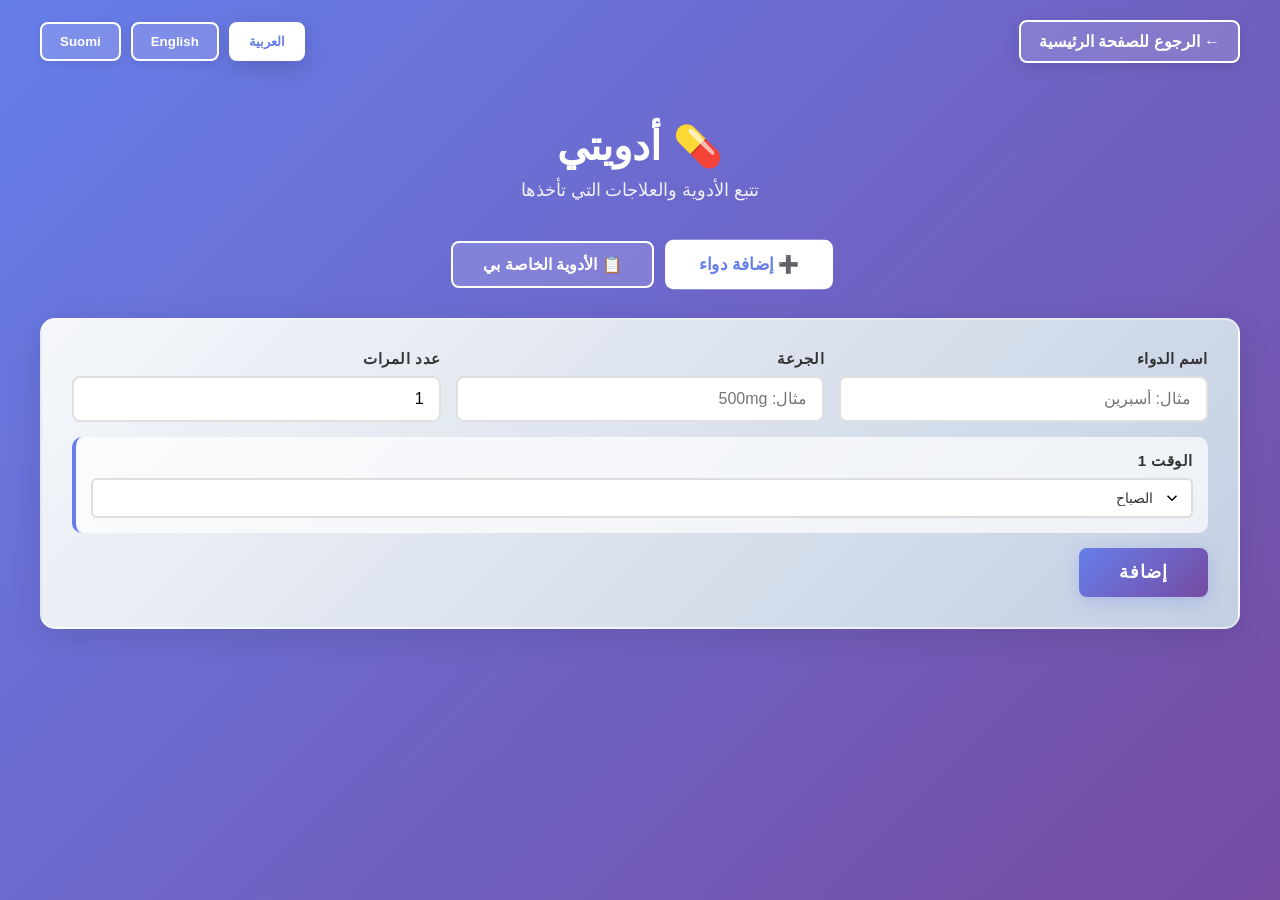
<file: medicines.html>
<!DOCTYPE html>
<html lang="ar" dir="rtl" id="htmlElement">
<head>
    <meta charset="UTF-8">
    <meta name="viewport" content="width=device-width, initial-scale=1.0">
    <title id="pageTitle">الأدوية</title>
    <style>
        * {
            margin: 0;
            padding: 0;
            box-sizing: border-box;
        }

        body {
            font-family: 'Segoe UI', Tahoma, Geneva, Verdana, sans-serif;
            background: linear-gradient(135deg, #667eea 0%, #764ba2 100%);
            min-height: 100vh;
            padding: 20px;
            direction: rtl;
        }

        .container {
            max-width: 1200px;
            margin: 0 auto;
        }

        .top-controls {
            display: flex;
            justify-content: space-between;
            align-items: center;
            margin-bottom: 40px;
            flex-wrap: wrap;
            gap: 10px;
        }

        .back-button {
            padding: 10px 18px;
            border: 2px solid white;
            background: rgba(255, 255, 255, 0.15);
            color: white;
            border-radius: 8px;
            cursor: pointer;
            font-weight: 600;
            transition: all 0.3s ease;
            text-decoration: none;
            display: inline-block;
            box-shadow: 0 4px 15px rgba(0, 0, 0, 0.1);
        }

        .back-button:hover {
            background: rgba(255, 255, 255, 0.3);
            transform: translateY(-2px);
            box-shadow: 0 6px 20px rgba(0, 0, 0, 0.15);
        }

        .language-selector {
            display: flex;
            gap: 10px;
        }

        .lang-btn {
            padding: 10px 18px;
            border: 2px solid white;
            background: rgba(255, 255, 255, 0.15);
            color: white;
            border-radius: 8px;
            cursor: pointer;
            font-weight: 600;
            transition: all 0.3s ease;
            box-shadow: 0 2px 10px rgba(0, 0, 0, 0.1);
        }

        .lang-btn.active {
            background: white;
            color: #667eea;
            box-shadow: 0 6px 20px rgba(0, 0, 0, 0.15);
        }

        .lang-btn:hover {
            background: rgba(255, 255, 255, 0.25);
            transform: translateY(-2px);
        }

        header {
            text-align: center;
            color: white;
            margin-bottom: 40px;
            padding-top: 20px;
        }

        header h1 {
            font-size: 2.5em;
            margin-bottom: 10px;
        }

        header p {
            opacity: 0.9;
            font-size: 1.1em;
        }

        .page-tabs {
            display: flex;
            gap: 15px;
            margin-bottom: 30px;
            justify-content: center;
        }

        .page-tab {
            padding: 12px 30px;
            border: 2px solid white;
            background: rgba(255, 255, 255, 0.15);
            color: white;
            border-radius: 8px;
            cursor: pointer;
            font-weight: 600;
            transition: all 0.3s ease;
            font-size: 1em;
        }

        .page-tab.active {
            background: white;
            color: #667eea;
            transform: scale(1.05);
        }

        .page-tab:hover {
            background: rgba(255, 255, 255, 0.25);
            transform: translateY(-2px);
        }

        .page-content {
            display: none;
        }

        .page-content.active {
            display: block;
        }

        .input-section {
            background: linear-gradient(135deg, #f5f7fa 0%, #c3cfe2 100%);
            padding: 30px;
            border-radius: 15px;
            box-shadow: 0 8px 32px rgba(0, 0, 0, 0.1);
            margin-bottom: 30px;
            border: 2px solid rgba(255, 255, 255, 0.5);
        }

        .input-section > div:not(#timeSelectors) {
            display: grid;
            grid-template-columns: repeat(auto-fit, minmax(200px, 1fr));
            gap: 15px;
            margin-bottom: 15px;
        }

        #timeSelectors {
            display: grid;
            grid-template-columns: repeat(auto-fit, minmax(200px, 1fr));
            gap: 15px;
            margin-bottom: 15px;
            padding: 15px;
            background: rgba(255, 255, 255, 0.7);
            border-radius: 10px;
            border-left: 4px solid #667eea;
            min-height: 80px;
            visibility: visible;
        }

        .input-group {
            display: flex;
            flex-direction: column;
            gap: 8px;
        }

        .input-group label {
            font-weight: 600;
            color: #333;
            font-size: 0.95em;
            text-transform: uppercase;
            letter-spacing: 0.5px;
        }

        .input-section input,
        .input-section select {
            padding: 12px 15px;
            border: 2px solid #e0e0e0;
            border-radius: 8px;
            font-size: 1em;
            transition: all 0.3s ease;
            background: white;
            font-family: inherit;
        }

        .input-section input:focus,
        .input-section select:focus {
            outline: none;
            border-color: #667eea;
            box-shadow: 0 0 0 3px rgba(102, 126, 234, 0.1);
            background: #f8f9ff;
        }

        .input-section select {
            cursor: pointer;
            appearance: none;
            background-image: url("data:image/svg+xml;charset=UTF-8,%3csvg xmlns='http://www.w3.org/2000/svg' viewBox='0 0 24 24' fill='none' stroke='currentColor' stroke-width='2'%3e%3cpolyline points='6 9 12 15 18 9'%3e%3c/polyline%3e%3c/svg%3e");
            background-repeat: no-repeat;
            background-position: right 12px center;
            background-size: 18px;
            padding-right: 40px;
            color: #333;
        }

        .input-section select:hover {
            border-color: #764ba2;
        }

        .input-section button {
            grid-column: 1 / -1;
            padding: 14px 40px;
            background: linear-gradient(135deg, #667eea 0%, #764ba2 100%);
            color: white;
            border: none;
            border-radius: 8px;
            font-size: 1.1em;
            cursor: pointer;
            transition: all 0.3s ease;
            font-weight: 700;
            text-transform: uppercase;
            letter-spacing: 1px;
            box-shadow: 0 4px 15px rgba(102, 126, 234, 0.3);
        }

        .input-section button:hover {
            background: linear-gradient(135deg, #764ba2 0%, #667eea 100%);
            box-shadow: 0 6px 20px rgba(102, 126, 234, 0.5);
            transform: translateY(-2px);
        }

        .input-section button:active {
            transform: translateY(0);
        }

        .medicine-list {
            display: flex;
            flex-direction: column;
            gap: 8px;
            background: white;
            border-radius: 12px;
            overflow: hidden;
            box-shadow: 0 4px 15px rgba(0, 0, 0, 0.08);
        }

        .medicine-card {
            background: white;
            border-bottom: 1px solid #f0f0f0;
            padding: 18px;
            display: flex;
            align-items: center;
            justify-content: space-between;
            gap: 20px;
            transition: all 0.3s ease;
            border-left: 4px solid #667eea;
        }

        .medicine-card:last-child {
            border-bottom: none;
        }

        .medicine-card:hover {
            background: #f9fafb;
            border-left-color: #764ba2;
        }

        .medicine-card.completed {
            background: #f0fdf4;
            border-left-color: #10b981;
            opacity: 0.9;
        }

        .medicine-info {
            flex: 1;
            min-width: 0;
        }

        .medicine-name {
            font-size: 1.1em;
            font-weight: 700;
            color: #1f2937;
            margin-bottom: 4px;
        }

        .medicine-dose {
            color: #6b7280;
            font-size: 0.9em;
        }

        .checkboxes-container {
            display: flex;
            align-items: center;
            gap: 12px;
            flex-wrap: wrap;
            justify-content: flex-end;
        }

        .checkbox-group {
            display: flex;
            align-items: center;
            gap: 6px;
        }

        .checkbox-group input[type="checkbox"] {
            width: 24px;
            height: 24px;
            cursor: pointer;
            accent-color: #667eea;
            flex-shrink: 0;
        }

        .medicine-card.completed .checkbox-group input[type="checkbox"] {
            accent-color: #10b981;
        }

        .checkbox-group label {
            font-size: 0.85em;
            color: #6b7280;
            cursor: pointer;
            min-width: 80px;
            text-align: center;
        }

        .medicine-delete-btn {
            background: linear-gradient(135deg, #ef4444, #dc2626);
            color: white;
            border: none;
            padding: 8px 16px;
            border-radius: 6px;
            cursor: pointer;
            font-size: 0.85em;
            transition: all 0.3s ease;
            font-weight: 600;
            box-shadow: 0 2px 8px rgba(239, 68, 68, 0.2);
            white-space: nowrap;
            flex-shrink: 0;
        }

        .medicine-delete-btn:hover {
            background: linear-gradient(135deg, #dc2626, #991b1b);
            box-shadow: 0 4px 12px rgba(239, 68, 68, 0.3);
            transform: translateY(-2px);
        }

        .empty-message {
            text-align: center;
            padding: 80px 20px;
            color: #999;
            font-size: 1.1em;
            background: white;
            border-radius: 12px;
        }

        .daily-summary {
            background: linear-gradient(135deg, #f093fb 0%, #f5576c 100%);
            color: white;
            padding: 20px;
            border-radius: 12px;
            margin-bottom: 20px;
            box-shadow: 0 4px 15px rgba(245, 87, 108, 0.3);
            text-align: center;
        }

        .daily-summary h3 {
            font-size: 1.3em;
            margin-bottom: 10px;
            text-shadow: 0 2px 4px rgba(0, 0, 0, 0.1);
        }

        .progress-bar {
            background: rgba(255, 255, 255, 0.3);
            height: 10px;
            border-radius: 5px;
            overflow: hidden;
            margin: 15px 0;
        }

        .progress-fill {
            background: white;
            height: 100%;
            transition: width 0.3s ease;
        }

        .reset-btn {
            background: linear-gradient(135deg, #10b981, #059669);
            color: white;
            padding: 12px 30px;
            border: none;
            border-radius: 8px;
            cursor: pointer;
            font-weight: 700;
            margin-top: 10px;
            transition: all 0.3s ease;
            box-shadow: 0 4px 15px rgba(16, 185, 129, 0.3);
        }

        .reset-btn:hover {
            background: linear-gradient(135deg, #059669, #047857);
            box-shadow: 0 6px 20px rgba(16, 185, 129, 0.4);
            transform: translateY(-2px);
        }

        .modal {
            display: none;
            position: fixed;
            z-index: 2000;
            left: 0;
            top: 0;
            width: 100%;
            height: 100%;
            background-color: rgba(0, 0, 0, 0.5);
            animation: fadeIn 0.3s ease;
        }

        @keyframes fadeIn {
            from { opacity: 0; }
            to { opacity: 1; }
        }

        .modal.show {
            display: flex;
            justify-content: center;
            align-items: center;
        }

        .modal-content {
            background: white;
            padding: 30px;
            border-radius: 15px;
            text-align: center;
            box-shadow: 0 10px 40px rgba(0, 0, 0, 0.2);
            max-width: 400px;
            animation: slideUp 0.3s ease;
        }

        @keyframes slideUp {
            from { 
                transform: translateY(50px);
                opacity: 0;
            }
            to { 
                transform: translateY(0);
                opacity: 1;
            }
        }

        .modal-content h2 {
            color: #667eea;
            margin-bottom: 15px;
            font-size: 1.5em;
        }

        .modal-content p {
            color: #666;
            margin-bottom: 20px;
            font-size: 1.1em;
        }

        .modal-buttons {
            display: flex;
            gap: 10px;
            justify-content: center;
            flex-wrap: wrap;
        }

        .modal-btn {
            padding: 12px 25px;
            border: 2px solid #667eea;
            border-radius: 8px;
            cursor: pointer;
            font-weight: 600;
            transition: all 0.3s ease;
            font-size: 1em;
        }

        .modal-btn.confirm {
            background: linear-gradient(135deg, #667eea, #764ba2);
            color: white;
            border: none;
        }

        .modal-btn.confirm:hover {
            background: linear-gradient(135deg, #764ba2, #667eea);
            box-shadow: 0 4px 15px rgba(102, 126, 234, 0.3);
            transform: translateY(-2px);
        }

        .modal-btn.cancel {
            background: white;
            color: #667eea;
        }

        .modal-btn.cancel:hover {
            background: #f0f0f0;
        }

        @media (max-width: 768px) {
            body {
                padding: 10px;
            }

            .container {
                max-width: 100%;
            }

            .top-controls {
                flex-direction: column;
                align-items: stretch;
                gap: 10px;
                margin-bottom: 25px;
            }

            .back-button {
                text-align: center;
                padding: 12px 15px;
                font-size: 0.9em;
                border-radius: 8px;
            }

            .language-selector {
                justify-content: center;
                gap: 8px;
            }

            .lang-btn {
                padding: 10px 14px;
                font-size: 0.85em;
                border-radius: 6px;
            }

            header {
                margin-bottom: 25px;
                padding-top: 10px;
            }

            header h1 {
                font-size: 1.8em;
                margin-bottom: 8px;
            }

            header p {
                font-size: 0.95em;
            }

            .page-tabs {
                flex-wrap: wrap;
                gap: 10px;
            }

            .page-tab {
                padding: 10px 20px;
                font-size: 0.9em;
                flex: 1;
                min-width: 140px;
            }

            .input-section {
                padding: 20px;
                margin-bottom: 20px;
                border-radius: 12px;
            }

            .input-section > div:not(#timeSelectors) {
                grid-template-columns: 1fr;
            }

            #timeSelectors {
                grid-template-columns: 1fr;
            }

            .input-group {
                gap: 6px;
            }

            .input-group label {
                font-size: 0.85em;
            }

            .input-section input,
            .input-section select {
                padding: 11px 12px;
                font-size: 16px;
                border-radius: 6px;
            }

            .input-section button {
                padding: 12px 20px;
                font-size: 0.95em;
            }

            .medicine-list {
                gap: 6px;
            }

            .medicine-card {
                flex-direction: column;
                align-items: flex-start;
                padding: 14px;
                border-left-width: 3px;
            }

            .medicine-info {
                width: 100%;
            }

            .medicine-name {
                font-size: 1em;
            }

            .medicine-dose {
                font-size: 0.85em;
            }

            .checkboxes-container {
                width: 100%;
                justify-content: flex-start;
                gap: 10px;
            }

            .checkbox-group {
                flex: 1;
                min-width: 120px;
            }

            .checkbox-group label {
                min-width: 70px;
                font-size: 0.8em;
            }

            .medicine-delete-btn {
                width: 100%;
                padding: 10px 12px;
                font-size: 0.8em;
            }

            .empty-message {
                padding: 40px 15px;
                font-size: 1em;
                color: #999;
            }
        }

        @media (max-width: 480px) {
            body {
                padding: 8px;
            }

            .top-controls {
                margin-bottom: 18px;
                gap: 8px;
            }

            .back-button,
            .lang-btn {
                padding: 8px 10px;
                font-size: 0.8em;
                border-radius: 5px;
            }

            header {
                margin-bottom: 20px;
                padding-top: 5px;
            }

            header h1 {
                font-size: 1.3em;
                margin-bottom: 5px;
            }

            header p {
                font-size: 0.85em;
            }

            .page-tabs {
                gap: 8px;
            }

            .page-tab {
                padding: 8px 12px;
                font-size: 0.75em;
                min-width: 110px;
            }

            .input-section {
                padding: 15px;
                gap: 10px;
                margin-bottom: 15px;
                border-radius: 10px;
            }

            .input-section > div:not(#timeSelectors) {
                grid-template-columns: 1fr;
                gap: 10px;
            }

            #timeSelectors {
                grid-template-columns: 1fr;
                gap: 10px;
                padding: 10px;
                border-radius: 8px;
            }

            .input-group label {
                font-size: 0.8em;
            }

            .input-section input,
            .input-section select {
                padding: 10px 10px;
                font-size: 14px;
                border-radius: 5px;
            }

            .input-section button {
                padding: 10px 12px;
                font-size: 0.85em;
            }

            .medicine-list {
                gap: 6px;
            }

            .medicine-card {
                flex-direction: column;
                padding: 12px;
                border-left-width: 3px;
            }

            .medicine-info {
                width: 100%;
            }

            .medicine-name {
                font-size: 0.95em;
            }

            .medicine-dose {
                font-size: 0.8em;
            }

            .checkboxes-container {
                width: 100%;
                justify-content: flex-start;
                gap: 8px;
                flex-wrap: wrap;
            }

            .checkbox-group {
                flex: 0 1 calc(50% - 4px);
            }

            .checkbox-group input[type="checkbox"] {
                width: 20px;
                height: 20px;
            }

            .checkbox-group label {
                min-width: 60px;
                font-size: 0.75em;
            }

            .medicine-delete-btn {
                width: 100%;
                padding: 8px 10px;
                font-size: 0.75em;
            }

            .empty-message {
                padding: 30px 10px;
                font-size: 0.9em;
                color: #999;
            }
        }
    </style>
</head>
<body>
    <div class="container">
        <div class="top-controls">
            <a href="index.html" class="back-button" id="backBtn">← الرجوع للصفحة الرئيسية</a>
            <div class="language-selector">
                <button class="lang-btn active" data-lang="ar" onclick="changeLanguage('ar')">العربية</button>
                <button class="lang-btn" data-lang="en" onclick="changeLanguage('en')">English</button>
                <button class="lang-btn" data-lang="fi" onclick="changeLanguage('fi')">Suomi</button>
            </div>
        </div>

        <header>
            <h1 id="mainTitle">💊 أدويتي</h1>
            <p id="mainSubtitle">تتبع الأدوية والعلاجات التي تأخذها</p>
        </header>

        <div class="page-tabs">
            <button class="page-tab active" onclick="switchPage('add')" id="tabAdd">➕ إضافة دواء</button>
            <button class="page-tab" onclick="switchPage('view')" id="tabView">📋 الأدوية الخاصة بي</button>
        </div>

        <!-- الصفحة الأولى: إضافة الأدوية -->
        <div id="addPage" class="page-content active">
            <div class="input-section">
                <div>
                    <div class="input-group">
                        <label id="labelMedicineName">اسم الدواء</label>
                        <input type="text" id="medicineName" placeholder="مثال: أسبرين" autocomplete="off">
                    </div>
                    <div class="input-group">
                        <label id="labelDose">الجرعة</label>
                        <input type="text" id="medicineDose" placeholder="مثال: 500mg">
                    </div>
                    <div class="input-group">
                        <label id="labelTimes">عدد المرات</label>
                        <input type="number" id="medicineTimes" min="1" max="10" value="1" onchange="updateTimeSelectors()">
                    </div>
                </div>
                <div id="timeSelectors"></div>
                <button onclick="addMedicine()" id="addBtn">إضافة</button>
            </div>
        </div>

        <!-- الصفحة الثانية: عرض الأدوية -->
        <div id="viewPage" class="page-content">
            <div id="dailySummary" class="daily-summary">
                <h3 id="completionTitle">📊 إني اليوم</h3>
                <div class="progress-bar">
                    <div class="progress-fill" id="progressFill"></div>
                </div>
                <p id="completionText">0/0 أدوية أكملت</p>
                <button class="reset-btn" id="dailyResetBtn" onclick="showResetConfirm()">✓ انتهيت من الأدوية اليوم</button>
            </div>
            <div class="medicine-list" id="medicineList">
                <div class="empty-message" id="emptyMsg">لا توجد أدوية حالياً</div>
            </div>
        </div>
    </div>

    <!-- Modal للتأكيد -->
    <div id="resetModal" class="modal">
        <div class="modal-content">
            <h2 id="resetTitle">✓ تم إنهاء الأدوية</h2>
            <p id="resetMessage">هل أنت متأكد من أنك انتهيت من جميع الأدوية اليوم؟</p>
            <div class="modal-buttons">
                <button class="modal-btn confirm" onclick="confirmDailyReset()">نعم، انتهيت</button>
                <button class="modal-btn cancel" onclick="closeResetModal()">إلغاء</button>
            </div>
        </div>
    </div>

    <script>
        const translations = {
            ar: {
                backBtn: "← الرجوع للصفحة الرئيسية",
                pageTitle: "الأدوية",
                mainTitle: "💊 أدويتي",
                mainSubtitle: "تتبع الأدوية والعلاجات التي تأخذها",
                tabAdd: "➕ إضافة دواء",
                tabView: "📋 الأدوية الخاصة بي",
                labelMedicineName: "اسم الدواء",
                labelDose: "الجرعة",
                labelTimes: "عدد المرات",
                addBtn: "إضافة",
                emptyMsg: "لا توجد أدوية حالياً",
                time: "الوقت",
                taken: "✓ تم أخذه",
                pending: "⏳ متوقع",
                delete: "🗑️ حذف",
                confirmDelete: "هل أنت متأكد من حذف هذا الدواء؟",
                morning: "الصباح",
                noon: "الظهيرة",
                evening: "المساء",
                night: "الليل",
                afterMeal: "بعد الأكل",
                beforeMeal: "قبل الأكل",
                withMeal: "مع الأكل",
                custom: "وقت مخصص",
                completionTitle: "📊 إنجازات اليوم",
                completionText: "أدوية أكملت",
                dailyResetBtn: "✓ انتهيت من الأدوية اليوم",
                resetTitle: "✓ تم إنهاء الأدوية",
                resetMessage: "هل أنت متأكد من أنك انتهيت من جميع الأدوية اليوم؟",
                resetConfirm: "نعم، انتهيت",
                resetCancel: "إلغاء",
                resetSuccess: "تم إعادة تعيين الأدوية! ✓ نويت عام بأفضل صحة"
            },
            en: {
                backBtn: "← Back to Home",
                pageTitle: "Medicines",
                mainTitle: "💊 My Medicines",
                mainSubtitle: "Track the medicines and treatments you take",
                tabAdd: "➕ Add Medicine",
                tabView: "📋 My Medicines",
                labelMedicineName: "Medicine Name",
                labelDose: "Dose",
                labelTimes: "Times per Day",
                addBtn: "Add",
                emptyMsg: "No medicines added yet",
                time: "Time",
                taken: "✓ Taken",
                pending: "⏳ Pending",
                delete: "🗑️ Delete",
                confirmDelete: "Are you sure you want to delete this medicine?",
                morning: "Morning",
                noon: "Noon",
                evening: "Evening",
                night: "Night",
                afterMeal: "After meal",
                beforeMeal: "Before meal",
                withMeal: "With meal",
                custom: "Custom time",
                completionTitle: "📊 Today's Progress",
                completionText: "medicines completed",
                dailyResetBtn: "✓ Finished all medicines today",
                resetTitle: "✓ Medicines Completed",
                resetMessage: "Are you sure you've finished all medicines today?",
                resetConfirm: "Yes, finished",
                resetCancel: "Cancel",
                resetSuccess: "Medicines reset! ✓ Have a healthy day"
            },
            fi: {
                backBtn: "← Takaisin Etusivulle",
                pageTitle: "Lääkkeet",
                mainTitle: "💊 Omat Lääkkeet",
                mainSubtitle: "Seuraa ottamiasi lääkkeitä ja hoitoja",
                tabAdd: "➕ Lisää Lääke",
                tabView: "📋 Omat Lääkkeet",
                labelMedicineName: "Lääkkeen Nimi",
                labelDose: "Annos",
                labelTimes: "Kerrat Päivässä",
                addBtn: "Lisää",
                emptyMsg: "Ei lääkkeitä vielä",
                time: "Aika",
                taken: "✓ Otettu",
                pending: "⏳ Odottava",
                delete: "🗑️ Poista",
                confirmDelete: "Oletko varma, että haluat poistaa tämän lääkkeen?",
                morning: "Aamu",
                noon: "Päivä",
                evening: "Ilta",
                night: "Yö",
                afterMeal: "Ruoan jälkeen",
                beforeMeal: "Ennen ruokaa",
                withMeal: "Ruoan kanssa",
                custom: "Mukautettu aika",
                completionTitle: "📊 Päivän Edistyminen",
                completionText: "lääkkeet otettu",
                dailyResetBtn: "✓ Otin kaikki lääkkeet tänään",
                resetTitle: "✓ Lääkkeet Otettu",
                resetMessage: "Oletko varma, että olit ottanut kaikki lääkkeet tänään?",
                resetConfirm: "Kyllä, otin",
                resetCancel: "Peruuta",
                resetSuccess: "Lääkkeet nollattu! ✓ Terveeksi päiväksi"
            }
        };

        let medicines = JSON.parse(localStorage.getItem('medicines')) || [];
        let currentLanguage = localStorage.getItem('medicineLanguage') || 'ar';

        const timeLabels = {
            ar: ['الصباح', 'الظهيرة', 'المساء', 'الليل'],
            en: ['Morning', 'Noon', 'Evening', 'Night'],
            fi: ['Aamu', 'Päivä', 'Ilta', 'Yö']
        };

        const timeLabelsFallback = {
            ar: ['المرة 1', 'المرة 2', 'المرة 3', 'المرة 4'],
            en: ['Time 1', 'Time 2', 'Time 3', 'Time 4'],
            fi: ['Aika 1', 'Aika 2', 'Aika 3', 'Aika 4']
        };

        function changeLanguage(lang) {
            // Validate language
            if (!lang || (lang !== 'ar' && lang !== 'en' && lang !== 'fi')) {
                lang = 'ar';
            }
            
            // Update global language variable
            currentLanguage = lang;
            localStorage.setItem('medicineLanguage', lang);

            // Update language buttons
            document.querySelectorAll('.lang-btn').forEach(btn => {
                btn.classList.remove('active');
            });
            const selectedBtn = document.querySelector(`[data-lang="${lang}"]`);
            if (selectedBtn) {
                selectedBtn.classList.add('active');
            }

            // Update HTML attributes
            const htmlElement = document.getElementById('htmlElement');
            const dir = (lang === 'ar') ? 'rtl' : 'ltr';
            htmlElement.setAttribute('dir', dir);
            htmlElement.setAttribute('lang', lang);
            document.body.style.direction = dir;

            // Update all text and render with the updated language
            updateAllTexts();
            updateTimeSelectors();
            setTimeout(() => {
                renderMedicines();
            }, 50);
        }

        function switchPage(page) {
            // Hide all pages
            document.getElementById('addPage').classList.remove('active');
            document.getElementById('viewPage').classList.remove('active');

            // Remove active class from all tabs
            document.querySelectorAll('.page-tab').forEach(tab => {
                tab.classList.remove('active');
            });

            // Show selected page and activate its tab
            if (page === 'add') {
                document.getElementById('addPage').classList.add('active');
                document.getElementById('tabAdd').classList.add('active');
                document.getElementById('medicineName').focus();
            } else if (page === 'view') {
                document.getElementById('viewPage').classList.add('active');
                document.getElementById('tabView').classList.add('active');
                renderMedicines();
            }
        }

        function updateAllTexts() {
            const t = translations[currentLanguage];
            
            // Update all text content safely - check if element exists first
            const elements = {
                'pageTitle': t.pageTitle,
                'backBtn': t.backBtn,
                'mainTitle': t.mainTitle,
                'mainSubtitle': t.mainSubtitle,
                'tabAdd': t.tabAdd,
                'tabView': t.tabView,
                'labelMedicineName': t.labelMedicineName,
                'labelDose': t.labelDose,
                'labelTimes': t.labelTimes,
                'addBtn': t.addBtn,
                'emptyMsg': t.emptyMsg
            };
            
            for (const [id, text] of Object.entries(elements)) {
                const el = document.getElementById(id);
                if (el) {
                    el.textContent = text;
                }
            }
        }

        function addMedicine() {
            const name = document.getElementById('medicineName').value.trim();
            const dose = document.getElementById('medicineDose').value.trim();
            const times = parseInt(document.getElementById('medicineTimes').value) || 1;

            if (!name) {
                alert(translations[currentLanguage].emptyMsg);
                return;
            }

            // Collect selected times for each dose
            const timeLabels = [];
            for (let i = 0; i < times; i++) {
                const timeSelect = document.getElementById(`timeSelector${i}`);
                let timeValue = '';
                
                if (timeSelect && timeSelect.value) {
                    timeValue = timeSelect.value.trim();
                }
                
                // If no value selected, use default
                if (!timeValue) {
                    timeValue = `${translations[currentLanguage].time} ${i + 1}`;
                }
                
                timeLabels.push(timeValue);
            }

            const medicine = {
                id: Date.now(),
                name: name,
                dose: dose,
                times: Math.min(times, 10),
                intakes: Array(Math.min(times, 10)).fill(false),
                timeLabels: timeLabels
            };

            medicines.push(medicine);
            saveMedicines();
            renderMedicines();

            document.getElementById('medicineName').value = '';
            document.getElementById('medicineDose').value = '';
            document.getElementById('medicineTimes').value = '1';
            document.getElementById('timeSelectors').innerHTML = '';
            document.getElementById('medicineName').focus();
        }

        function updateTimeSelectors() {
            const times = parseInt(document.getElementById('medicineTimes').value) || 1;
            const container = document.getElementById('timeSelectors');
            container.innerHTML = '';

            const t = translations[currentLanguage];
            const timeOptions = [
                { value: t.morning, label: t.morning },
                { value: t.noon, label: t.noon },
                { value: t.evening, label: t.evening },
                { value: t.night, label: t.night },
                { value: t.afterMeal, label: t.afterMeal },
                { value: t.beforeMeal, label: t.beforeMeal },
                { value: t.withMeal, label: t.withMeal },
                { value: t.custom, label: t.custom }
            ];

            for (let i = 0; i < times; i++) {
                const div = document.createElement('div');
                div.className = 'input-group';
                let select = `<label>${t.time} ${i + 1}</label><select id="timeSelector${i}" style="width: 100%; padding: 10px; border: 2px solid #ddd; border-radius: 6px; background: white; cursor: pointer; font-size: 14px; font-family: inherit; appearance: none; background-image: url('data:image/svg+xml;charset=UTF-8,%3csvg xmlns=%27http://www.w3.org/2000/svg%27 viewBox=%270 0 24 24%27 fill=%27none%27 stroke=%27currentColor%27 stroke-width=%272%27%3e%3cpolyline points=%276 9 12 15 18 9%27%3e%3c/polyline%3e%3c/svg%3e'); background-repeat: no-repeat; background-position: right 10px center; background-size: 18px; padding-right: 38px;">`;
                
                timeOptions.forEach((opt, idx) => {
                    // Select first option as default
                    const selected = idx === 0 ? 'selected' : '';
                    select += `<option value="${opt.value}" ${selected}>${opt.label}</option>`;
                });
                
                select += '</select>';
                div.innerHTML = select;
                container.appendChild(div);
            }
        }

        function toggleIntake(medicineId, intakeIndex) {
            const medicine = medicines.find(m => m.id === medicineId);
            if (medicine) {
                medicine.intakes[intakeIndex] = !medicine.intakes[intakeIndex];
                saveMedicines();
                renderMedicines();
            }
        }

        function deleteMedicine(medicineId) {
            if (confirm(translations[currentLanguage].confirmDelete)) {
                medicines = medicines.filter(m => m.id !== medicineId);
                saveMedicines();
                renderMedicines();
            }
        }

        function saveMedicines() {
            localStorage.setItem('medicines', JSON.stringify(medicines));
        }

        function renderMedicines() {
            const listContainer = document.getElementById('medicineList');
            if (!listContainer) return;
            
            listContainer.innerHTML = '';

            if (!medicines || medicines.length === 0) {
                listContainer.innerHTML = `<div class="empty-message">${translations[currentLanguage].emptyMsg}</div>`;
                return;
            }

            medicines.forEach(medicine => {
                const card = document.createElement('div');
                const allTaken = medicine.intakes && medicine.intakes.every(intake => intake);
                card.className = `medicine-card ${allTaken ? 'completed' : ''}`;
                
                const t = translations[currentLanguage];
                let checkboxesHtml = '';

                if (medicine.intakes) {
                    for (let index = 0; index < medicine.intakes.length; index++) {
                        const taken = medicine.intakes[index];
                        
                        let timeLabel = medicine.timeLabels && medicine.timeLabels[index] 
                            ? medicine.timeLabels[index]
                            : `${t.time} ${index + 1}`;
                        
                        checkboxesHtml += `
                            <div class="checkbox-group">
                                <input 
                                    type="checkbox" 
                                    id="check_${medicine.id}_${index}"
                                    ${taken ? 'checked' : ''} 
                                    onchange="toggleIntake(${medicine.id}, ${index})"
                                >
                                <label for="check_${medicine.id}_${index}">${timeLabel}</label>
                            </div>
                        `;
                    }
                }

                card.innerHTML = `
                    <div class="medicine-info">
                        <div class="medicine-name">${escapeHtml(medicine.name)}</div>
                        <div class="medicine-dose">${medicine.dose ? escapeHtml(medicine.dose) : ''}</div>
                    </div>
                    <div class="checkboxes-container">
                        ${checkboxesHtml}
                    </div>
                    <button class="medicine-delete-btn" onclick="deleteMedicine(${medicine.id})">
                        ${t.delete}
                    </button>
                `;

                listContainer.appendChild(card);
            });
            
            // Update progress bar after rendering
            updateDailyProgress();
        }

        function escapeHtml(text) {
            const map = {
                '&': '&amp;',
                '<': '&lt;',
                '>': '&gt;',
                '"': '&quot;',
                "'": '&#039;'
            };
            return text.replace(/[&<>"']/g, m => map[m]);
        }

        // دالة للتحقق من الإعادة اليومية
        function checkAndResetDaily() {
            const today = new Date().toDateString();
            const lastReset = localStorage.getItem('medicinesLastReset');
            
            // إذا كان التاريخ مختلفاً عن آخر إعادة تعيين
            if (lastReset !== today) {
                // إعادة تعيين جميع الأدوية
                medicines.forEach(medicine => {
                    medicine.intakes = Array(medicine.times).fill(false);
                });
                
                saveMedicines();
                localStorage.setItem('medicinesLastReset', today);
            }
        }

        // دالة لحساب نسبة الإنجاز
        function updateDailyProgress() {
            if (!medicines || medicines.length === 0) {
                const summary = document.getElementById('dailySummary');
                if (summary) summary.style.display = 'none';
                return;
            }

            const summary = document.getElementById('dailySummary');
            if (summary) summary.style.display = 'block';

            let totalIntakes = 0;
            let completedIntakes = 0;

            medicines.forEach(medicine => {
                if (medicine.intakes) {
                    totalIntakes += medicine.intakes.length;
                    completedIntakes += medicine.intakes.filter(i => i).length;
                }
            });

            const percentage = totalIntakes > 0 ? (completedIntakes / totalIntakes) * 100 : 0;
            
            const progressFill = document.getElementById('progressFill');
            if (progressFill) {
                progressFill.style.width = percentage + '%';
            }

            const t = translations[currentLanguage];
            const completionText = document.getElementById('completionText');
            if (completionText) {
                completionText.textContent = `${completedIntakes}/${totalIntakes} ${t.completionText}`;
            }
        }

        // دالة لإظهار نافذة التأكيد
        function showResetConfirm() {
            const modal = document.getElementById('resetModal');
            if (modal) {
                modal.classList.add('show');
            }
        }

        // دالة لإغلاق النافذة
        function closeResetModal() {
            const modal = document.getElementById('resetModal');
            if (modal) {
                modal.classList.remove('show');
            }
        }

        // دالة لتأكيد إعادة التعيين اليومي
        function confirmDailyReset() {
            const today = new Date().toDateString();
            
            // إعادة تعيين جميع الأدوية والمراجعات
            medicines.forEach(medicine => {
                medicine.intakes = Array(medicine.times).fill(false);
            });

            saveMedicines();
            localStorage.setItem('medicinesLastReset', today);
            
            closeResetModal();
            
            const t = translations[currentLanguage];
            alert(t.resetSuccess);
            
            renderMedicines();
            updateDailyProgress();
        }

        function escapeHtml(text) {
            const map = {
                '&': '&amp;',
                '<': '&lt;',
                '>': '&gt;',
                '"': '&quot;',
                "'": '&#039;'
            };
            return text.replace(/[&<>"']/g, m => map[m]);
        }

        // Enter key support
        document.getElementById('medicineName').addEventListener('keypress', function(e) {
            if (e.key === 'Enter') addMedicine();
        });

        document.getElementById('medicineDose').addEventListener('keypress', function(e) {
            if (e.key === 'Enter') addMedicine();
        });

        // Initialize on page load
        window.addEventListener('DOMContentLoaded', function() {
            // Validate and clean medicines data from localStorage
            try {
                let storedMedicines = JSON.parse(localStorage.getItem('medicines')) || [];
                medicines = storedMedicines.map(med => ({
                    id: med.id || Date.now(),
                    name: med.name || '',
                    dose: med.dose || '',
                    times: med.intakes ? med.intakes.length : 1,
                    intakes: Array.isArray(med.intakes) ? med.intakes : [false],
                    timeLabels: Array.isArray(med.timeLabels) ? med.timeLabels : 
                        Array.from({length: med.intakes ? med.intakes.length : 1}, (_, i) => `${translations[currentLanguage].time} ${i + 1}`)
                }));
            } catch (e) {
                medicines = [];
            }
            
            // Check and reset daily
            checkAndResetDaily();
            
            saveMedicines();
            
            // Get saved language or default to Arabic
            currentLanguage = localStorage.getItem('medicineLanguage') || 'ar';
            
            // Update initial button state
            document.querySelectorAll('.lang-btn').forEach(btn => {
                btn.classList.remove('active');
            });
            const initialBtn = document.querySelector(`[data-lang="${currentLanguage}"]`);
            if (initialBtn) {
                initialBtn.classList.add('active');
            }
            
            // Set initial direction and language
            const htmlElement = document.getElementById('htmlElement');
            const dir = currentLanguage === 'ar' ? 'rtl' : 'ltr';
            htmlElement.setAttribute('dir', dir);
            htmlElement.setAttribute('lang', currentLanguage);
            document.body.style.direction = dir;
            
            // Render initial state with current language
            updateAllTexts();
            updateTimeSelectors();
            renderMedicines();
            updateDailyProgress();
        });
    </script>
</body>
</html>
</file>
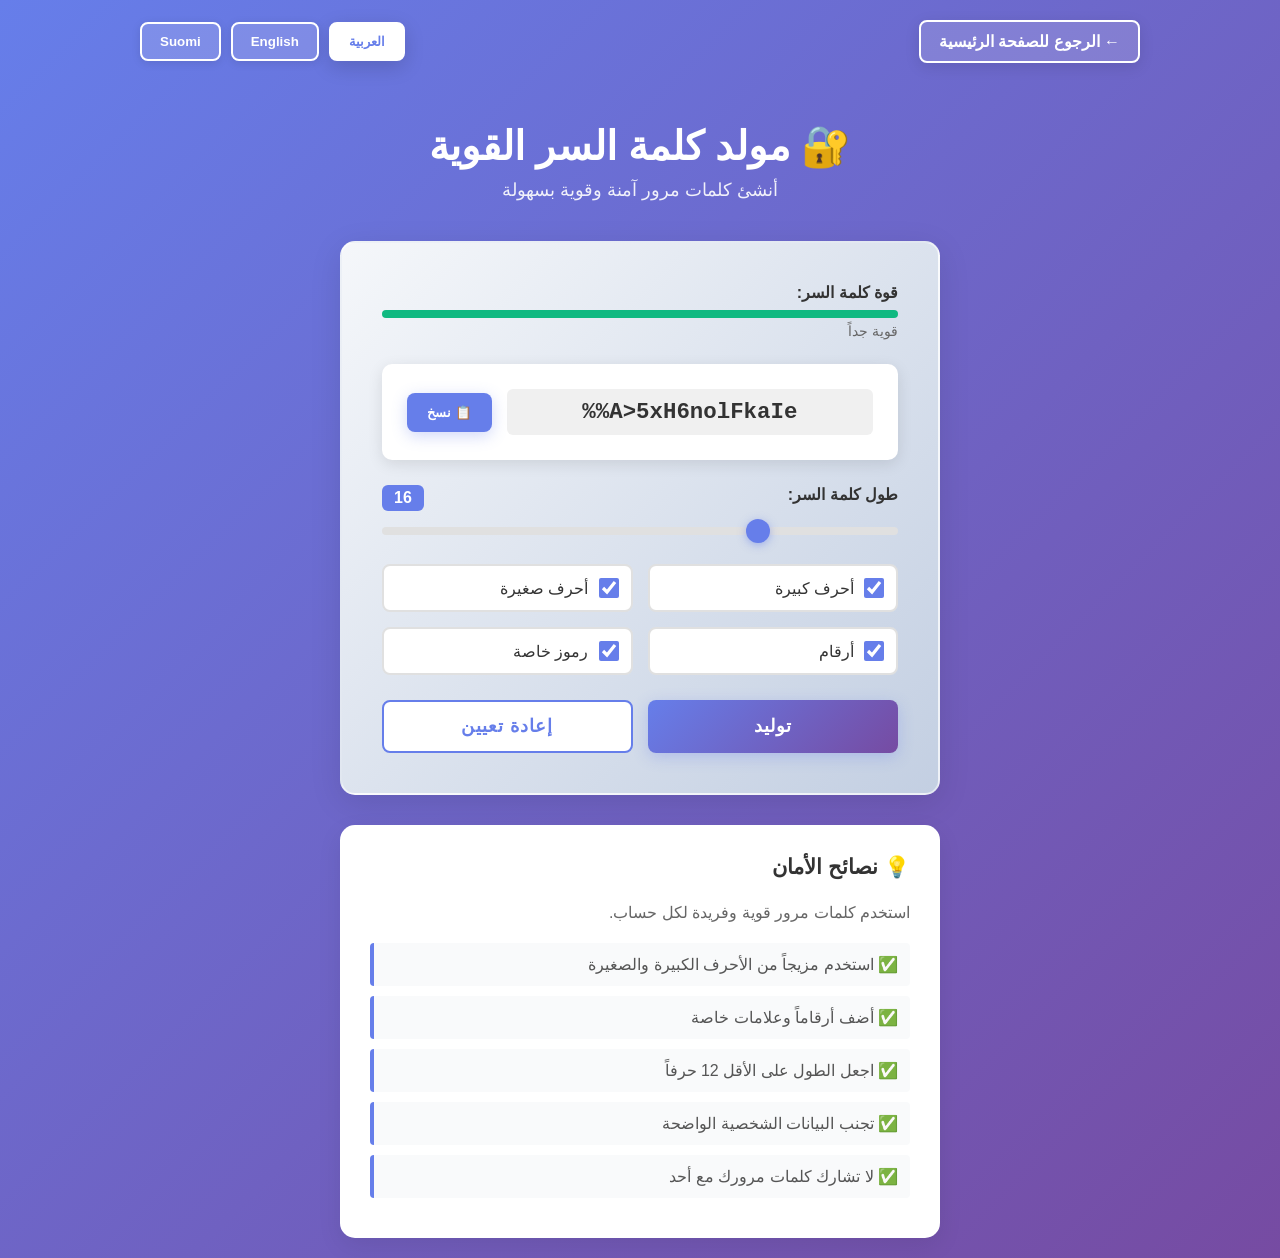
<file: password.html>
<!DOCTYPE html>
<html lang="ar" dir="rtl" id="htmlElement">
<head>
    <meta charset="UTF-8">
    <meta name="viewport" content="width=device-width, initial-scale=1.0">
    <title id="pageTitle">مولد كلمة السر</title>
    <style>
        * {
            margin: 0;
            padding: 0;
            box-sizing: border-box;
        }

        body {
            font-family: 'Segoe UI', Tahoma, Geneva, Verdana, sans-serif;
            background: linear-gradient(135deg, #667eea 0%, #764ba2 100%);
            min-height: 100vh;
            padding: 20px;
            direction: rtl;
        }

        .container {
            max-width: 1000px;
            margin: 0 auto;
        }

        .top-controls {
            display: flex;
            justify-content: space-between;
            align-items: center;
            margin-bottom: 40px;
            flex-wrap: wrap;
            gap: 10px;
        }

        .back-button {
            padding: 10px 18px;
            border: 2px solid white;
            background: rgba(255, 255, 255, 0.15);
            color: white;
            border-radius: 8px;
            cursor: pointer;
            font-weight: 600;
            transition: all 0.3s ease;
            text-decoration: none;
            display: inline-block;
            box-shadow: 0 4px 15px rgba(0, 0, 0, 0.1);
        }

        .back-button:hover {
            background: rgba(255, 255, 255, 0.3);
            transform: translateY(-2px);
            box-shadow: 0 6px 20px rgba(0, 0, 0, 0.15);
        }

        .language-selector {
            display: flex;
            gap: 10px;
        }

        .lang-btn {
            padding: 10px 18px;
            border: 2px solid white;
            background: rgba(255, 255, 255, 0.15);
            color: white;
            border-radius: 8px;
            cursor: pointer;
            font-weight: 600;
            transition: all 0.3s ease;
            box-shadow: 0 2px 10px rgba(0, 0, 0, 0.1);
        }

        .lang-btn.active {
            background: white;
            color: #667eea;
            box-shadow: 0 6px 20px rgba(0, 0, 0, 0.15);
        }

        .lang-btn:hover {
            background: rgba(255, 255, 255, 0.25);
            transform: translateY(-2px);
        }

        header {
            text-align: center;
            color: white;
            margin-bottom: 40px;
            padding-top: 20px;
        }

        header h1 {
            font-size: 2.5em;
            margin-bottom: 10px;
        }

        header p {
            opacity: 0.9;
            font-size: 1.1em;
        }

        .generator-section {
            background: linear-gradient(135deg, #f5f7fa 0%, #c3cfe2 100%);
            padding: 40px;
            border-radius: 15px;
            box-shadow: 0 8px 32px rgba(0, 0, 0, 0.1);
            border: 2px solid rgba(255, 255, 255, 0.5);
            margin-bottom: 30px;
            max-width: 600px;
            margin-left: auto;
            margin-right: auto;
        }

        .password-display {
            background: white;
            padding: 25px;
            border-radius: 10px;
            margin-bottom: 25px;
            display: flex;
            gap: 15px;
            align-items: center;
            box-shadow: 0 4px 15px rgba(0, 0, 0, 0.1);
        }

        .password-text {
            flex: 1;
            font-size: 1.4em;
            font-weight: 700;
            color: #333;
            word-break: break-all;
            font-family: 'Courier New', monospace;
            padding: 10px;
            background: #f0f0f0;
            border-radius: 6px;
            text-align: center;
        }

        .copy-btn {
            padding: 12px 20px;
            background: #667eea;
            color: white;
            border: none;
            border-radius: 8px;
            cursor: pointer;
            font-weight: 600;
            transition: all 0.3s ease;
            white-space: nowrap;
            box-shadow: 0 4px 15px rgba(102, 126, 234, 0.3);
        }

        .copy-btn:hover {
            background: #764ba2;
            transform: translateY(-2px);
            box-shadow: 0 6px 20px rgba(102, 126, 234, 0.5);
        }

        .copy-btn.copied {
            background: #10b981;
        }

        .strength-indicator {
            margin-bottom: 25px;
        }

        .strength-label {
            font-weight: 600;
            color: #333;
            margin-bottom: 8px;
        }

        .strength-bar {
            height: 8px;
            background: #e0e0e0;
            border-radius: 4px;
            overflow: hidden;
        }

        .strength-fill {
            height: 100%;
            width: 0%;
            transition: all 0.3s ease;
            background: #ef4444;
        }

        .strength-fill.weak {
            width: 25%;
            background: #ef4444;
        }

        .strength-fill.fair {
            width: 50%;
            background: #f97316;
        }

        .strength-fill.good {
            width: 75%;
            background: #eab308;
        }

        .strength-fill.strong {
            width: 100%;
            background: #10b981;
        }

        .strength-text {
            font-size: 0.9em;
            color: #666;
            margin-top: 5px;
        }

        .options-grid {
            display: grid;
            grid-template-columns: 1fr 1fr;
            gap: 15px;
            margin-bottom: 25px;
        }

        .option-item {
            display: flex;
            align-items: center;
            gap: 10px;
            padding: 12px;
            background: white;
            border-radius: 8px;
            cursor: pointer;
            transition: all 0.3s ease;
            border: 2px solid #e0e0e0;
        }

        .option-item:hover {
            border-color: #667eea;
            background: #f8f9ff;
        }

        .option-item input[type="checkbox"] {
            width: 20px;
            height: 20px;
            cursor: pointer;
            accent-color: #667eea;
        }

        .option-label {
            flex: 1;
            font-weight: 500;
            color: #333;
            cursor: pointer;
            user-select: none;
        }

        .length-slider {
            margin-bottom: 25px;
        }

        .length-label {
            font-weight: 600;
            color: #333;
            margin-bottom: 10px;
            display: flex;
            justify-content: space-between;
        }

        .length-value {
            background: #667eea;
            color: white;
            padding: 4px 12px;
            border-radius: 6px;
            font-weight: 700;
        }

        input[type="range"] {
            width: 100%;
            height: 8px;
            border-radius: 4px;
            background: #e0e0e0;
            outline: none;
            -webkit-appearance: none;
            appearance: none;
        }

        input[type="range"]::-webkit-slider-thumb {
            -webkit-appearance: none;
            appearance: none;
            width: 24px;
            height: 24px;
            border-radius: 50%;
            background: #667eea;
            cursor: pointer;
            box-shadow: 0 2px 8px rgba(102, 126, 234, 0.5);
            transition: all 0.3s ease;
        }

        input[type="range"]::-webkit-slider-thumb:hover {
            background: #764ba2;
            box-shadow: 0 4px 12px rgba(102, 126, 234, 0.7);
        }

        input[type="range"]::-moz-range-thumb {
            width: 24px;
            height: 24px;
            border-radius: 50%;
            background: #667eea;
            cursor: pointer;
            border: none;
            box-shadow: 0 2px 8px rgba(102, 126, 234, 0.5);
            transition: all 0.3s ease;
        }

        input[type="range"]::-moz-range-thumb:hover {
            background: #764ba2;
            box-shadow: 0 4px 12px rgba(102, 126, 234, 0.7);
        }

        .button-group {
            display: grid;
            grid-template-columns: 1fr 1fr;
            gap: 15px;
        }

        .generate-btn {
            padding: 14px 40px;
            background: linear-gradient(135deg, #667eea 0%, #764ba2 100%);
            color: white;
            border: none;
            border-radius: 8px;
            font-size: 1.1em;
            cursor: pointer;
            transition: all 0.3s ease;
            font-weight: 700;
            text-transform: uppercase;
            letter-spacing: 1px;
            box-shadow: 0 4px 15px rgba(102, 126, 234, 0.3);
        }

        .generate-btn:hover {
            background: linear-gradient(135deg, #764ba2 0%, #667eea 100%);
            box-shadow: 0 6px 20px rgba(102, 126, 234, 0.5);
            transform: translateY(-2px);
        }

        .reset-btn {
            padding: 14px 40px;
            background: white;
            color: #667eea;
            border: 2px solid #667eea;
            border-radius: 8px;
            font-size: 1.1em;
            cursor: pointer;
            transition: all 0.3s ease;
            font-weight: 700;
            text-transform: uppercase;
            letter-spacing: 1px;
        }

        .reset-btn:hover {
            background: #f8f9ff;
            box-shadow: 0 4px 15px rgba(102, 126, 234, 0.2);
            transform: translateY(-2px);
        }

        .info-section {
            background: white;
            border-radius: 15px;
            padding: 30px;
            box-shadow: 0 8px 25px rgba(0, 0, 0, 0.08);
            max-width: 600px;
            margin: 0 auto;
        }

        .info-title {
            font-size: 1.3em;
            font-weight: 700;
            color: #333;
            margin-bottom: 20px;
        }

        .info-text {
            color: #666;
            line-height: 1.8;
            margin-bottom: 15px;
        }

        .tips-list {
            list-style: none;
            padding: 0;
        }

        .tips-list li {
            padding: 12px;
            margin-bottom: 10px;
            background: #f9fafb;
            border-left: 4px solid #667eea;
            border-radius: 4px;
            color: #555;
        }

        @media (max-width: 768px) {
            body {
                padding: 10px;
            }

            .top-controls {
                flex-direction: column;
                align-items: stretch;
                gap: 10px;
                margin-bottom: 25px;
            }

            .back-button {
                text-align: center;
                padding: 12px 15px;
                font-size: 0.9em;
            }

            .language-selector {
                justify-content: center;
                gap: 8px;
            }

            .lang-btn {
                padding: 10px 14px;
                font-size: 0.85em;
            }

            header {
                margin-bottom: 25px;
                padding-top: 10px;
            }

            header h1 {
                font-size: 1.8em;
                margin-bottom: 8px;
            }

            header p {
                font-size: 0.95em;
            }

            .generator-section {
                padding: 25px;
                margin-bottom: 20px;
            }

            .password-display {
                flex-direction: column;
                gap: 10px;
            }

            .password-text {
                font-size: 1.2em;
            }

            .copy-btn {
                width: 100%;
            }

            .options-grid {
                grid-template-columns: 1fr;
                gap: 10px;
            }

            .button-group {
                grid-template-columns: 1fr;
                gap: 10px;
            }

            .generate-btn,
            .reset-btn {
                padding: 12px 20px;
                font-size: 0.95em;
            }

            .info-section {
                padding: 20px;
            }
        }

        @media (max-width: 480px) {
            body {
                padding: 8px;
            }

            .top-controls {
                margin-bottom: 18px;
                gap: 8px;
            }

            .back-button,
            .lang-btn {
                padding: 8px 10px;
                font-size: 0.8em;
            }

            header {
                margin-bottom: 20px;
                padding-top: 5px;
            }

            header h1 {
                font-size: 1.3em;
                margin-bottom: 5px;
            }

            header p {
                font-size: 0.85em;
            }

            .generator-section {
                padding: 15px;
                margin-bottom: 15px;
            }

            .password-display {
                padding: 15px;
                gap: 8px;
            }

            .password-text {
                font-size: 1em;
            }

            .copy-btn {
                padding: 10px 12px;
                font-size: 0.85em;
            }

            .options-grid {
                gap: 8px;
            }

            .option-item {
                padding: 10px;
            }

            .info-section {
                padding: 15px;
            }

            .generate-btn,
            .reset-btn {
                padding: 10px 15px;
                font-size: 0.85em;
            }
        }
    </style>
</head>
<body>
    <div class="container">
        <div class="top-controls">
            <a href="index.html" class="back-button" id="backBtn">← الرجوع للصفحة الرئيسية</a>
            <div class="language-selector">
                <button class="lang-btn active" data-lang="ar" onclick="changeLanguage('ar')">العربية</button>
                <button class="lang-btn" data-lang="en" onclick="changeLanguage('en')">English</button>
                <button class="lang-btn" data-lang="fi" onclick="changeLanguage('fi')">Suomi</button>
            </div>
        </div>

        <header>
            <h1 id="mainTitle">🔐 مولد كلمة السر القوية</h1>
            <p id="mainSubtitle">أنشئ كلمات مرور آمنة وقوية بسهولة</p>
        </header>

        <div class="generator-section">
            <div class="strength-indicator">
                <div class="strength-label" id="strengthLabel">قوة كلمة السر:</div>
                <div class="strength-bar">
                    <div class="strength-fill" id="strengthFill"></div>
                </div>
                <div class="strength-text" id="strengthText">متوسطة</div>
            </div>

            <div class="password-display">
                <div class="password-text" id="passwordDisplay">Abc123!@#</div>
                <button class="copy-btn" id="copyBtn" onclick="copyPassword()">📋 نسخ</button>
            </div>

            <div class="length-slider">
                <div class="length-label">
                    <span id="lengthLabel">طول كلمة السر:</span>
                    <span class="length-value" id="lengthValue">16</span>
                </div>
                <input type="range" id="lengthSlider" min="4" max="50" value="16" oninput="updateLength()">
            </div>

            <div class="options-grid">
                <div class="option-item">
                    <input type="checkbox" id="uppercase" checked onchange="generatePassword()">
                    <label for="uppercase" class="option-label" id="uppercaseLabel">أحرف كبيرة</label>
                </div>
                <div class="option-item">
                    <input type="checkbox" id="lowercase" checked onchange="generatePassword()">
                    <label for="lowercase" class="option-label" id="lowercaseLabel">أحرف صغيرة</label>
                </div>
                <div class="option-item">
                    <input type="checkbox" id="numbers" checked onchange="generatePassword()">
                    <label for="numbers" class="option-label" id="numbersLabel">أرقام</label>
                </div>
                <div class="option-item">
                    <input type="checkbox" id="symbols" checked onchange="generatePassword()">
                    <label for="symbols" class="option-label" id="symbolsLabel">رموز خاصة</label>
                </div>
            </div>

            <div class="button-group">
                <button class="generate-btn" onclick="generatePassword()" id="generateBtn">توليد</button>
                <button class="reset-btn" onclick="resetOptions()" id="resetBtn">إعادة تعيين</button>
            </div>
        </div>

        <div class="info-section">
            <h2 class="info-title" id="tipsTitle">💡 نصائح الأمان</h2>
            <p class="info-text" id="tip1">استخدم كلمات مرور قوية وفريدة لكل حساب.</p>
            <ul class="tips-list">
                <li id="tip2">✅ استخدم مزيجاً من الأحرف الكبيرة والصغيرة</li>
                <li id="tip3">✅ أضف أرقاماً وعلامات خاصة</li>
                <li id="tip4">✅ اجعل الطول على الأقل 12 حرفاً</li>
                <li id="tip5">✅ تجنب البيانات الشخصية الواضحة</li>
                <li id="tip6">✅ لا تشارك كلمات مرورك مع أحد</li>
            </ul>
        </div>
    </div>

    <script>
        const translations = {
            ar: {
                backBtn: "← الرجوع للصفحة الرئيسية",
                pageTitle: "مولد كلمة السر",
                mainTitle: "🔐 مولد كلمة السر القوية",
                mainSubtitle: "أنشئ كلمات مرور آمنة وقوية بسهولة",
                strengthLabel: "قوة كلمة السر:",
                lengthLabel: "طول كلمة السر:",
                uppercaseLabel: "أحرف كبيرة",
                lowercaseLabel: "أحرف صغيرة",
                numbersLabel: "أرقام",
                symbolsLabel: "رموز خاصة",
                generateBtn: "توليد",
                resetBtn: "إعادة تعيين",
                copyBtn: "📋 نسخ",
                copiedBtn: "✅ تم الحفظ!",
                strengthVeryWeak: "ضعيفة جداً",
                strengthWeak: "ضعيفة",
                strengthFair: "متوسطة",
                strengthGood: "جيدة",
                strengthStrong: "قوية",
                strengthVeryStrong: "قوية جداً",
                tipsTitle: "💡 نصائح الأمان",
                tip1: "استخدم كلمات مرور قوية وفريدة لكل حساب.",
                tip2: "✅ استخدم مزيجاً من الأحرف الكبيرة والصغيرة",
                tip3: "✅ أضف أرقاماً وعلامات خاصة",
                tip4: "✅ اجعل الطول على الأقل 12 حرفاً",
                tip5: "✅ تجنب البيانات الشخصية الواضحة",
                tip6: "✅ لا تشارك كلمات مرورك مع أحد"
            },
            en: {
                backBtn: "← Back to Home",
                pageTitle: "Password Generator",
                mainTitle: "🔐 Strong Password Generator",
                mainSubtitle: "Create secure and strong passwords easily",
                strengthLabel: "Password Strength:",
                lengthLabel: "Password Length:",
                uppercaseLabel: "Uppercase Letters",
                lowercaseLabel: "Lowercase Letters",
                numbersLabel: "Numbers",
                symbolsLabel: "Special Symbols",
                generateBtn: "Generate",
                resetBtn: "Reset",
                copyBtn: "📋 Copy",
                copiedBtn: "✅ Copied!",
                strengthVeryWeak: "Very Weak",
                strengthWeak: "Weak",
                strengthFair: "Fair",
                strengthGood: "Good",
                strengthStrong: "Strong",
                strengthVeryStrong: "Very Strong",
                tipsTitle: "💡 Security Tips",
                tip1: "Use unique passwords for each account.",
                tip2: "✅ Use a mix of uppercase and lowercase letters",
                tip3: "✅ Add numbers and special characters",
                tip4: "✅ Keep password length at least 12 characters",
                tip5: "✅ Avoid obvious personal information",
                tip6: "✅ Never share your password with anyone"
            },
            fi: {
                backBtn: "← Takaisin Etusivulle",
                pageTitle: "Salasanageneraattori",
                mainTitle: "🔐 Vahva Salasanageneraattori",
                mainSubtitle: "Luo turvallisia ja vahvoja salasanoja helposti",
                strengthLabel: "Salasanan vahvuus:",
                lengthLabel: "Salasanan pituus:",
                uppercaseLabel: "Isot kirjaimet",
                lowercaseLabel: "Pienet kirjaimet",
                numbersLabel: "Numerot",
                symbolsLabel: "Erikoismerkit",
                generateBtn: "Luo",
                resetBtn: "Palauta",
                copyBtn: "📋 Kopioi",
                copiedBtn: "✅ Kopioitu!",
                strengthVeryWeak: "Hyvin heikko",
                strengthWeak: "Heikko",
                strengthFair: "Kohtuullinen",
                strengthGood: "Hyvä",
                strengthStrong: "Vahva",
                strengthVeryStrong: "Hyvin vahva",
                tipsTitle: "💡 Turvallisuusvinkkejä",
                tip1: "Käytä ainutlaatuisia salasanoja jokaiselle tilille.",
                tip2: "✅ Käytä isoja ja pieniä kirjaimia",
                tip3: "✅ Lisää numerot ja erikoismerkit",
                tip4: "✅ Pidä salasanan pituus vähintään 12 merkkiä",
                tip5: "✅ Vältä ilmeisiä henkilötietoja",
                tip6: "✅ Älä koskaan jaa salasanaasi kenellekään"
            }
        };

        let currentLanguage = localStorage.getItem('passwordLanguage') || 'ar';

        const chars = {
            uppercase: 'ABCDEFGHIJKLMNOPQRSTUVWXYZ',
            lowercase: 'abcdefghijklmnopqrstuvwxyz',
            numbers: '0123456789',
            symbols: '!@#$%^&*()_+-=[]{}|;:,.<>?'
        };

        function changeLanguage(lang) {
            if (!lang || (lang !== 'ar' && lang !== 'en' && lang !== 'fi')) {
                lang = 'ar';
            }

            currentLanguage = lang;
            localStorage.setItem('passwordLanguage', lang);

            document.querySelectorAll('.lang-btn').forEach(btn => {
                btn.classList.remove('active');
            });
            const selectedBtn = document.querySelector(`[data-lang="${lang}"]`);
            if (selectedBtn) {
                selectedBtn.classList.add('active');
            }

            const htmlElement = document.getElementById('htmlElement');
            const dir = (lang === 'ar') ? 'rtl' : 'ltr';
            htmlElement.setAttribute('dir', dir);
            htmlElement.setAttribute('lang', lang);
            document.body.style.direction = dir;

            updateAllTexts();
        }

        function updateAllTexts() {
            const t = translations[currentLanguage];

            const elements = {
                'backBtn': t.backBtn,
                'pageTitle': t.pageTitle,
                'mainTitle': t.mainTitle,
                'mainSubtitle': t.mainSubtitle,
                'strengthLabel': t.strengthLabel,
                'lengthLabel': t.lengthLabel,
                'uppercaseLabel': t.uppercaseLabel,
                'lowercaseLabel': t.lowercaseLabel,
                'numbersLabel': t.numbersLabel,
                'symbolsLabel': t.symbolsLabel,
                'generateBtn': t.generateBtn,
                'resetBtn': t.resetBtn,
                'tipsTitle': t.tipsTitle,
                'tip1': t.tip1,
                'tip2': t.tip2,
                'tip3': t.tip3,
                'tip4': t.tip4,
                'tip5': t.tip5,
                'tip6': t.tip6
            };

            for (const [id, text] of Object.entries(elements)) {
                const el = document.getElementById(id);
                if (el) {
                    el.textContent = text;
                }
            }

            updateCopyButton();
        }

        function generatePassword() {
            const length = parseInt(document.getElementById('lengthSlider').value);
            const useUppercase = document.getElementById('uppercase').checked;
            const useLowercase = document.getElementById('lowercase').checked;
            const useNumbers = document.getElementById('numbers').checked;
            const useSymbols = document.getElementById('symbols').checked;

            let availableChars = '';
            if (useUppercase) availableChars += chars.uppercase;
            if (useLowercase) availableChars += chars.lowercase;
            if (useNumbers) availableChars += chars.numbers;
            if (useSymbols) availableChars += chars.symbols;

            if (availableChars === '') {
                alert(currentLanguage === 'ar' ? 'اختر خياراً واحداً على الأقل' :
                      currentLanguage === 'en' ? 'Select at least one option' :
                      'Valitse vähintään yksi vaihtoehto');
                return;
            }

            let password = '';
            for (let i = 0; i < length; i++) {
                password += availableChars.charAt(Math.floor(Math.random() * availableChars.length));
            }

            document.getElementById('passwordDisplay').textContent = password;
            updateStrength(password);
        }

        function updateStrength(password) {
            let strength = 0;
            const t = translations[currentLanguage];

            if (password.length >= 8) strength += 20;
            if (password.length >= 12) strength += 20;
            if (password.length >= 16) strength += 10;

            if (/[a-z]/.test(password)) strength += 10;
            if (/[A-Z]/.test(password)) strength += 10;
            if (/[0-9]/.test(password)) strength += 10;
            if (/[^a-zA-Z0-9]/.test(password)) strength += 20;

            const strengthFill = document.getElementById('strengthFill');
            const strengthText = document.getElementById('strengthText');

            strengthFill.className = 'strength-fill';

            if (strength < 20) {
                strengthFill.classList.add('weak');
                strengthText.textContent = t.strengthVeryWeak;
            } else if (strength < 40) {
                strengthFill.classList.add('weak');
                strengthText.textContent = t.strengthWeak;
            } else if (strength < 60) {
                strengthFill.classList.add('fair');
                strengthText.textContent = t.strengthFair;
            } else if (strength < 80) {
                strengthFill.classList.add('good');
                strengthText.textContent = t.strengthGood;
            } else if (strength < 100) {
                strengthFill.classList.add('strong');
                strengthText.textContent = t.strengthStrong;
            } else {
                strengthFill.classList.add('strong');
                strengthText.textContent = t.strengthVeryStrong;
            }
        }

        function updateLength() {
            const length = document.getElementById('lengthSlider').value;
            document.getElementById('lengthValue').textContent = length;
            generatePassword();
        }

        function copyPassword() {
            const password = document.getElementById('passwordDisplay').textContent;
            navigator.clipboard.writeText(password).then(() => {
                const btn = document.getElementById('copyBtn');
                const t = translations[currentLanguage];
                btn.textContent = t.copiedBtn;
                setTimeout(() => {
                    btn.textContent = t.copyBtn;
                }, 2000);
            });
        }

        function resetOptions() {
            document.getElementById('uppercase').checked = true;
            document.getElementById('lowercase').checked = true;
            document.getElementById('numbers').checked = true;
            document.getElementById('symbols').checked = true;
            document.getElementById('lengthSlider').value = 16;
            document.getElementById('lengthValue').textContent = 16;
            generatePassword();
        }

        function updateCopyButton() {
            const t = translations[currentLanguage];
            const btn = document.getElementById('copyBtn');
            if (btn.textContent.includes('✅')) {
                btn.textContent = t.copiedBtn;
            } else {
                btn.textContent = t.copyBtn;
            }
        }

        window.addEventListener('DOMContentLoaded', function() {
            currentLanguage = localStorage.getItem('passwordLanguage') || 'ar';

            document.querySelectorAll('.lang-btn').forEach(btn => {
                btn.classList.remove('active');
            });
            const initialBtn = document.querySelector(`[data-lang="${currentLanguage}"]`);
            if (initialBtn) {
                initialBtn.classList.add('active');
            }

            const htmlElement = document.getElementById('htmlElement');
            const dir = currentLanguage === 'ar' ? 'rtl' : 'ltr';
            htmlElement.setAttribute('dir', dir);
            htmlElement.setAttribute('lang', currentLanguage);
            document.body.style.direction = dir;

            updateAllTexts();
            generatePassword();
        });
    </script>
</body>
</html>
</file>
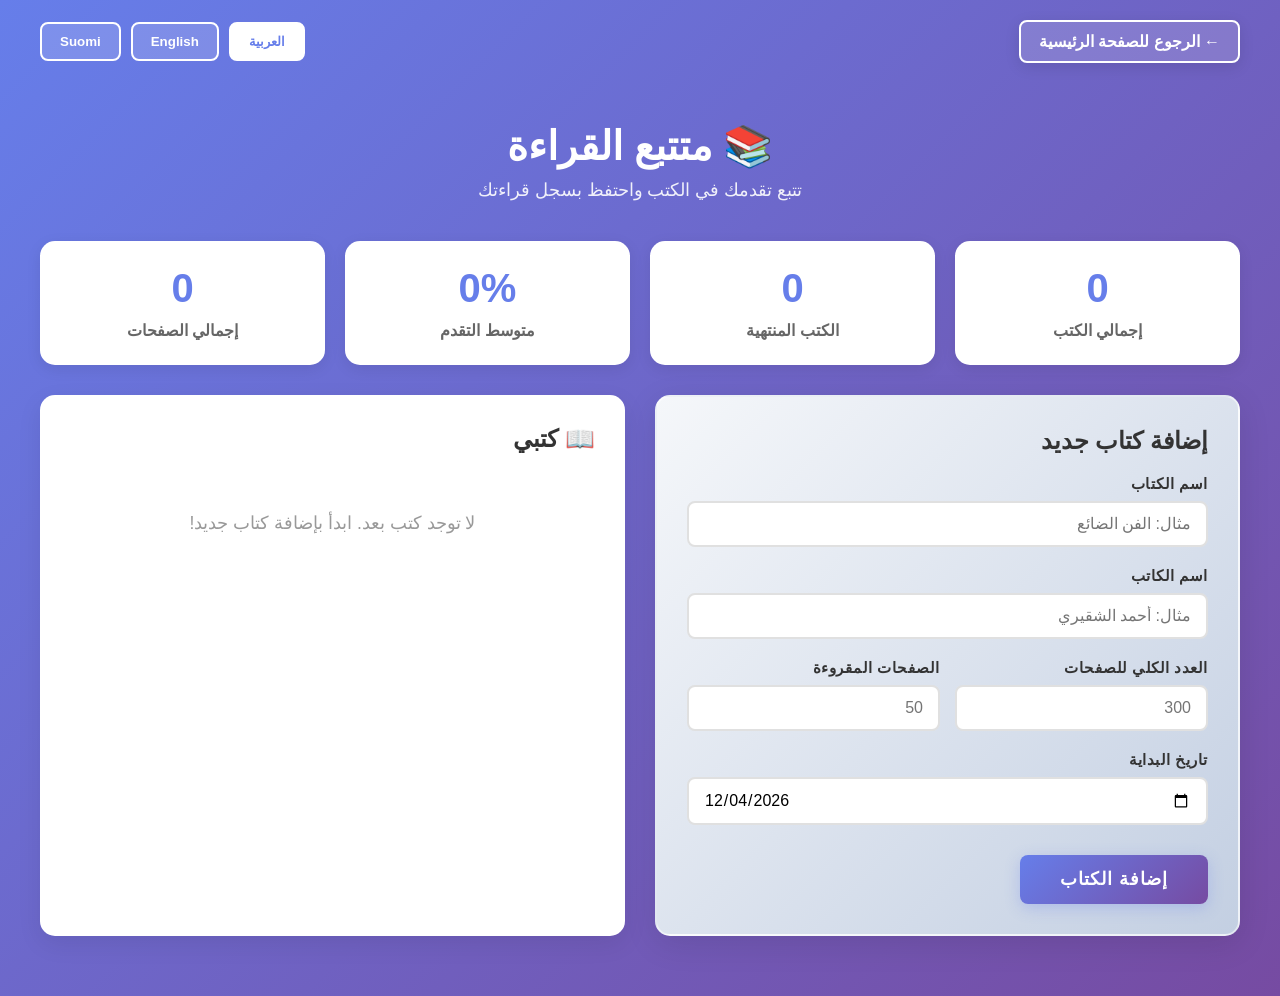
<file: reading.html>
<!DOCTYPE html>
<html lang="ar" dir="rtl" id="htmlElement">
<head>
    <meta charset="UTF-8">
    <meta name="viewport" content="width=device-width, initial-scale=1.0">
    <title id="pageTitle">متتبع القراءة</title>
    <style>
        * {
            margin: 0;
            padding: 0;
            box-sizing: border-box;
        }

        body {
            font-family: 'Segoe UI', Tahoma, Geneva, Verdana, sans-serif;
            background: linear-gradient(135deg, #667eea 0%, #764ba2 100%);
            min-height: 100vh;
            padding: 20px;
            direction: rtl;
        }

        .container {
            max-width: 1200px;
            margin: 0 auto;
        }

        .top-controls {
            display: flex;
            justify-content: space-between;
            align-items: center;
            margin-bottom: 40px;
            flex-wrap: wrap;
            gap: 10px;
        }

        .back-button {
            padding: 10px 18px;
            border: 2px solid white;
            background: rgba(255, 255, 255, 0.15);
            color: white;
            border-radius: 8px;
            cursor: pointer;
            font-weight: 600;
            transition: all 0.3s ease;
            text-decoration: none;
            display: inline-block;
            box-shadow: 0 4px 15px rgba(0, 0, 0, 0.1);
        }

        .back-button:hover {
            background: rgba(255, 255, 255, 0.3);
            transform: translateY(-2px);
        }

        .language-selector {
            display: flex;
            gap: 10px;
        }

        .lang-btn {
            padding: 10px 18px;
            border: 2px solid white;
            background: rgba(255, 255, 255, 0.15);
            color: white;
            border-radius: 8px;
            cursor: pointer;
            font-weight: 600;
            transition: all 0.3s ease;
        }

        .lang-btn.active {
            background: white;
            color: #667eea;
        }

        header {
            text-align: center;
            color: white;
            margin-bottom: 40px;
            padding-top: 20px;
        }

        header h1 {
            font-size: 2.5em;
            margin-bottom: 10px;
        }

        header p {
            opacity: 0.9;
            font-size: 1.1em;
        }

        .main-grid {
            display: grid;
            grid-template-columns: 1fr 1fr;
            gap: 30px;
            margin-bottom: 40px;
        }

        .input-section {
            background: linear-gradient(135deg, #f5f7fa 0%, #c3cfe2 100%);
            padding: 30px;
            border-radius: 15px;
            box-shadow: 0 8px 32px rgba(0, 0, 0, 0.1);
            border: 2px solid rgba(255, 255, 255, 0.5);
        }

        .input-group {
            margin-bottom: 20px;
            display: flex;
            flex-direction: column;
            gap: 8px;
        }

        .input-group label {
            font-weight: 600;
            color: #333;
            font-size: 0.95em;
            text-transform: uppercase;
            letter-spacing: 0.5px;
        }

        .input-group input,
        .input-group textarea {
            padding: 12px 15px;
            border: 2px solid #e0e0e0;
            border-radius: 8px;
            font-size: 1em;
            transition: all 0.3s ease;
            background: white;
            font-family: inherit;
        }

        .input-group input:focus,
        .input-group textarea:focus {
            outline: none;
            border-color: #667eea;
            box-shadow: 0 0 0 3px rgba(102, 126, 234, 0.1);
            background: #f8f9ff;
        }

        .input-row {
            display: grid;
            grid-template-columns: 1fr 1fr;
            gap: 15px;
        }

        .add-button {
            padding: 14px 40px;
            background: linear-gradient(135deg, #667eea 0%, #764ba2 100%);
            color: white;
            border: none;
            border-radius: 8px;
            font-size: 1.1em;
            cursor: pointer;
            transition: all 0.3s ease;
            font-weight: 700;
            text-transform: uppercase;
            letter-spacing: 1px;
            box-shadow: 0 4px 15px rgba(102, 126, 234, 0.3);
            margin-top: 10px;
        }

        .add-button:hover {
            background: linear-gradient(135deg, #764ba2 0%, #667eea 100%);
            transform: translateY(-2px);
            box-shadow: 0 6px 20px rgba(102, 126, 234, 0.5);
        }

        .books-list {
            background: white;
            border-radius: 15px;
            padding: 30px;
            box-shadow: 0 8px 25px rgba(0, 0, 0, 0.08);
        }

        .books-title {
            font-size: 1.5em;
            font-weight: 700;
            color: #333;
            margin-bottom: 20px;
        }

        .book-card {
            background: #f9fafb;
            border-radius: 10px;
            padding: 20px;
            margin-bottom: 20px;
            border-left: 4px solid #667eea;
            transition: all 0.3s ease;
        }

        .book-card:hover {
            box-shadow: 0 4px 12px rgba(0, 0, 0, 0.1);
            transform: translateX(-5px);
        }

        .book-header {
            display: flex;
            justify-content: space-between;
            align-items: start;
            margin-bottom: 15px;
            gap: 10px;
        }

        .book-title {
            font-size: 1.3em;
            font-weight: 700;
            color: #333;
            flex: 1;
        }

        .book-author {
            color: #666;
            font-size: 0.95em;
            margin-top: 5px;
        }

        .delete-btn {
            background: #ef4444;
            color: white;
            border: none;
            padding: 8px 12px;
            border-radius: 6px;
            cursor: pointer;
            font-weight: 600;
            transition: all 0.3s ease;
        }

        .delete-btn:hover {
            background: #dc2626;
            transform: scale(1.05);
        }

        .progress-container {
            margin-bottom: 15px;
        }

        .progress-label {
            display: flex;
            justify-content: space-between;
            margin-bottom: 8px;
            font-weight: 600;
            color: #555;
        }

        .progress-bar {
            height: 10px;
            background: #e0e0e0;
            border-radius: 5px;
            overflow: hidden;
        }

        .progress-fill {
            height: 100%;
            background: linear-gradient(90deg, #667eea 0%, #764ba2 100%);
            transition: width 0.3s ease;
        }

        .book-stats {
            display: grid;
            grid-template-columns: repeat(auto-fit, minmax(120px, 1fr));
            gap: 10px;
            margin-bottom: 15px;
        }

        .stat-item {
            background: white;
            padding: 12px;
            border-radius: 8px;
            text-align: center;
            border: 1px solid #e0e0e0;
        }

        .stat-value {
            font-size: 1.3em;
            font-weight: 700;
            color: #667eea;
        }

        .stat-label {
            font-size: 0.8em;
            color: #999;
            margin-top: 5px;
        }

        .book-actions {
            display: flex;
            gap: 10px;
            flex-wrap: wrap;
        }

        .action-btn {
            padding: 8px 15px;
            border: 2px solid #667eea;
            background: white;
            color: #667eea;
            border-radius: 6px;
            cursor: pointer;
            font-weight: 600;
            transition: all 0.3s ease;
            flex: 1;
            min-width: 100px;
        }

        .action-btn:hover {
            background: #667eea;
            color: white;
            transform: translateY(-2px);
        }

        .action-btn.finish {
            border-color: #10b981;
            color: #10b981;
        }

        .action-btn.finish:hover {
            background: #10b981;
            color: white;
        }

        .finished {
            border-left-color: #10b981;
            opacity: 0.7;
        }

        .finished .book-title::before {
            content: "✅ ";
        }

        .empty-message {
            text-align: center;
            color: #999;
            padding: 40px 20px;
            font-size: 1.1em;
        }

        .stats-grid {
            display: grid;
            grid-template-columns: repeat(auto-fit, minmax(250px, 1fr));
            gap: 20px;
            margin-bottom: 30px;
        }

        .stats-card {
            background: white;
            border-radius: 15px;
            padding: 25px;
            box-shadow: 0 4px 15px rgba(0, 0, 0, 0.08);
            text-align: center;
        }

        .stats-number {
            font-size: 2.5em;
            font-weight: 700;
            color: #667eea;
            margin-bottom: 10px;
        }

        .stats-label {
            color: #666;
            font-weight: 600;
        }

        @media (max-width: 768px) {
            .main-grid {
                grid-template-columns: 1fr;
            }

            header h1 {
                font-size: 1.8em;
            }

            .book-stats {
                grid-template-columns: repeat(2, 1fr);
            }

            .stats-grid {
                grid-template-columns: repeat(2, 1fr);
            }

            .stats-number {
                font-size: 2em;
            }
        }

        @media (max-width: 480px) {
            body {
                padding: 10px;
            }

            header h1 {
                font-size: 1.3em;
                margin-bottom: 5px;
            }

            header p {
                font-size: 0.85em;
            }

            .input-section {
                padding: 20px;
            }

            .input-row {
                grid-template-columns: 1fr;
            }

            .books-list {
                padding: 20px;
            }

            .book-card {
                padding: 15px;
            }

            .book-stats {
                grid-template-columns: 1fr;
            }

            .book-actions {
                gap: 8px;
            }

            .action-btn {
                padding: 8px 10px;
                font-size: 0.85em;
            }

            .stats-grid {
                grid-template-columns: 1fr;
            }

            .stats-number {
                font-size: 1.8em;
            }
        }
    </style>
</head>
<body>
    <div class="container">
        <div class="top-controls">
            <a href="index.html" class="back-button" id="backBtn">← الرجوع للصفحة الرئيسية</a>
            <div class="language-selector">
                <button class="lang-btn active" data-lang="ar" onclick="changeLanguage('ar')">العربية</button>
                <button class="lang-btn" data-lang="en" onclick="changeLanguage('en')">English</button>
                <button class="lang-btn" data-lang="fi" onclick="changeLanguage('fi')">Suomi</button>
            </div>
        </div>

        <header>
            <h1 id="mainTitle">📚 متتبع القراءة</h1>
            <p id="mainSubtitle">تتبع تقدمك في الكتب واحتفظ بسجل قراءتك</p>
        </header>

        <div class="stats-grid" id="statsGrid"></div>

        <div class="main-grid">
            <div class="input-section">
                <h2 id="addBookTitle" style="margin-bottom: 20px; color: #333;">إضافة كتاب جديد</h2>
                
                <div class="input-group">
                    <label for="bookTitle" id="bookTitleLabel">اسم الكتاب</label>
                    <input type="text" id="bookTitle" placeholder="مثال: الفن الضائع">
                </div>

                <div class="input-group">
                    <label for="bookAuthor" id="bookAuthorLabel">اسم الكاتب</label>
                    <input type="text" id="bookAuthor" placeholder="مثال: أحمد الشقيري">
                </div>

                <div class="input-row">
                    <div class="input-group">
                        <label for="totalPages" id="totalPagesLabel">العدد الكلي للصفحات</label>
                        <input type="number" id="totalPages" placeholder="300" min="1">
                    </div>
                    <div class="input-group">
                        <label for="currentPages" id="currentPagesLabel">الصفحات المقروءة</label>
                        <input type="number" id="currentPages" placeholder="50" min="0">
                    </div>
                </div>

                <div class="input-group">
                    <label for="startDate" id="startDateLabel">تاريخ البداية</label>
                    <input type="date" id="startDate">
                </div>

                <button class="add-button" onclick="addBook()" id="addBtn">إضافة الكتاب</button>
            </div>

            <div class="books-list">
                <h2 class="books-title" id="booksListTitle">📖 كتبي</h2>
                <div id="booksList"></div>
            </div>
        </div>
    </div>

    <script>
        const translations = {
            ar: {
                backBtn: "← الرجوع للصفحة الرئيسية",
                pageTitle: "متتبع القراءة",
                mainTitle: "📚 متتبع القراءة",
                mainSubtitle: "تتبع تقدمك في الكتب واحتفظ بسجل قراءتك",
                addBookTitle: "إضافة كتاب جديد",
                bookTitleLabel: "اسم الكتاب",
                bookAuthorLabel: "اسم الكاتب",
                totalPagesLabel: "العدد الكلي للصفحات",
                currentPagesLabel: "الصفحات المقروءة",
                startDateLabel: "تاريخ البداية",
                addBtn: "إضافة الكتاب",
                booksListTitle: "📖 كتبي",
                emptyMessage: "لا توجد كتب بعد. ابدأ بإضافة كتاب جديد!",
                progress: "التقدم",
                pages: "صفحات",
                started: "تاريخ البداية",
                days: "الأيام",
                delete: "حذف",
                update: "تحديث",
                finish: "إنهاء",
                totalBooks: "إجمالي الكتب",
                finishedBooks: "الكتب المنتهية",
                averageProgress: "متوسط التقدم",
                totalPagesRead: "إجمالي الصفحات"
            },
            en: {
                backBtn: "← Back to Home",
                pageTitle: "Reading Tracker",
                mainTitle: "📚 Reading Tracker",
                mainSubtitle: "Track your reading progress and keep a record of your books",
                addBookTitle: "Add a New Book",
                bookTitleLabel: "Book Title",
                bookAuthorLabel: "Author Name",
                totalPagesLabel: "Total Pages",
                currentPagesLabel: "Pages Read",
                startDateLabel: "Start Date",
                addBtn: "Add Book",
                booksListTitle: "📖 My Books",
                emptyMessage: "No books yet. Start by adding a new book!",
                progress: "Progress",
                pages: "pages",
                started: "Started",
                days: "Days",
                delete: "Delete",
                update: "Update",
                finish: "Finish",
                totalBooks: "Total Books",
                finishedBooks: "Finished Books",
                averageProgress: "Average Progress",
                totalPagesRead: "Total Pages Read"
            },
            fi: {
                backBtn: "← Takaisin Etusivulle",
                pageTitle: "Lukunseurantasovellus",
                mainTitle: "📚 Lukunseurantasovellus",
                mainSubtitle: "Seuraa lukemisen edistystä ja pidä kirjaa kirjoistasi",
                addBookTitle: "Lisää uusi kirja",
                bookTitleLabel: "Kirjan otsikko",
                bookAuthorLabel: "Kirjailijan nimi",
                totalPagesLabel: "Sivujen kokonaismäärä",
                currentPagesLabel: "Luetut sivut",
                startDateLabel: "Aloituspäivä",
                addBtn: "Lisää kirja",
                booksListTitle: "📖 Kirjani",
                emptyMessage: "Ei kirjoja vielä. Aloita lisäämällä uusi kirja!",
                progress: "Edistyminen",
                pages: "sivua",
                started: "Aloitettu",
                days: "Päivät",
                delete: "Poista",
                update: "Päivitä",
                finish: "Valmis",
                totalBooks: "Yhteensä kirjoja",
                finishedBooks: "Valmiit kirjat",
                averageProgress: "Keskimääräinen edistyminen",
                totalPagesRead: "Yhteensä luetut sivut"
            }
        };

        let currentLanguage = localStorage.getItem('readingLanguage') || 'ar';
        let books = JSON.parse(localStorage.getItem('books')) || [];

        function changeLanguage(lang) {
            if (!lang || (lang !== 'ar' && lang !== 'en' && lang !== 'fi')) {
                lang = 'ar';
            }

            currentLanguage = lang;
            localStorage.setItem('readingLanguage', lang);

            document.querySelectorAll('.lang-btn').forEach(btn => {
                btn.classList.remove('active');
            });
            document.querySelector(`[data-lang="${lang}"]`).classList.add('active');

            const htmlElement = document.getElementById('htmlElement');
            const dir = (lang === 'ar') ? 'rtl' : 'ltr';
            htmlElement.setAttribute('dir', dir);
            htmlElement.setAttribute('lang', lang);
            document.body.style.direction = dir;

            updateAllTexts();
            renderBooks();
            updateStats();
        }

        function updateAllTexts() {
            const t = translations[currentLanguage];

            const elements = {
                'backBtn': t.backBtn,
                'pageTitle': t.pageTitle,
                'mainTitle': t.mainTitle,
                'mainSubtitle': t.mainSubtitle,
                'addBookTitle': t.addBookTitle,
                'bookTitleLabel': t.bookTitleLabel,
                'bookAuthorLabel': t.bookAuthorLabel,
                'totalPagesLabel': t.totalPagesLabel,
                'currentPagesLabel': t.currentPagesLabel,
                'startDateLabel': t.startDateLabel,
                'addBtn': t.addBtn,
                'booksListTitle': t.booksListTitle
            };

            for (const [id, text] of Object.entries(elements)) {
                const el = document.getElementById(id);
                if (el) {
                    el.textContent = text;
                }
            }
        }

        function addBook() {
            const title = document.getElementById('bookTitle').value.trim();
            const author = document.getElementById('bookAuthor').value.trim();
            const totalPages = parseInt(document.getElementById('totalPages').value);
            const currentPages = parseInt(document.getElementById('currentPages').value);
            const startDate = document.getElementById('startDate').value;

            if (!title || !author || !totalPages || currentPages < 0) {
                alert(currentLanguage === 'ar' ? 'يرجى ملء جميع الحقول' :
                      currentLanguage === 'en' ? 'Please fill in all fields' :
                      'Täytä kaikki kentät');
                return;
            }

            if (currentPages > totalPages) {
                alert(currentLanguage === 'ar' ? 'الصفحات المقروءة لا تستطيع أن تكون أكثر من العدد الكلي' :
                      currentLanguage === 'en' ? 'Pages read cannot exceed total pages' :
                      'Luetut sivut eivät voi ylittää kokonaismäärää');
                return;
            }

            const book = {
                id: Date.now(),
                title,
                author,
                totalPages,
                currentPages,
                startDate,
                finished: false,
                finishDate: null
            };

            books.push(book);
            saveBooks();
            clearForm();
            renderBooks();
            updateStats();
        }

        function deleteBook(id) {
            if (confirm(currentLanguage === 'ar' ? 'هل أنت متأكد من حذف هذا الكتاب؟' :
                       currentLanguage === 'en' ? 'Are you sure?' :
                       'Oletko varma?')) {
                books = books.filter(b => b.id !== id);
                saveBooks();
                renderBooks();
                updateStats();
            }
        }

        function updateBookProgress(id) {
            const book = books.find(b => b.id === id);
            if (!book) return;

            const currentPages = parseInt(prompt(
                currentLanguage === 'ar' ? 'الصفحات المقروءة الحالية:' :
                currentLanguage === 'en' ? 'Current pages read:' :
                'Nykyiset luetut sivut:', 
                book.currentPages
            ));

            if (currentPages !== null && currentPages >= 0 && currentPages <= book.totalPages) {
                book.currentPages = currentPages;
                saveBooks();
                renderBooks();
                updateStats();
            }
        }

        function finishBook(id) {
            const book = books.find(b => b.id === id);
            if (!book) return;

            book.currentPages = book.totalPages;
            book.finished = true;
            book.finishDate = new Date().toISOString();
            saveBooks();
            renderBooks();
            updateStats();
        }

        function renderBooks() {
            const t = translations[currentLanguage];
            const booksList = document.getElementById('booksList');

            if (books.length === 0) {
                booksList.innerHTML = `<div class="empty-message">${t.emptyMessage}</div>`;
                return;
            }

            booksList.innerHTML = books.map(book => {
                const progress = Math.round((book.currentPages / book.totalPages) * 100);
                const startDate = new Date(book.startDate);
                const today = new Date();
                const daysPassed = Math.floor((today - startDate) / (1000 * 60 * 60 * 24));

                return `
                    <div class="book-card ${book.finished ? 'finished' : ''}">
                        <div class="book-header">
                            <div>
                                <div class="book-title">${book.title}</div>
                                <div class="book-author">👤 ${book.author}</div>
                            </div>
                            <button class="delete-btn" onclick="deleteBook(${book.id})">${t.delete}</button>
                        </div>

                        <div class="progress-container">
                            <div class="progress-label">
                                <span>${t.progress}</span>
                                <span>${progress}%</span>
                            </div>
                            <div class="progress-bar">
                                <div class="progress-fill" style="width: ${progress}%"></div>
                            </div>
                        </div>

                        <div class="book-stats">
                            <div class="stat-item">
                                <div class="stat-value">${book.currentPages}/${book.totalPages}</div>
                                <div class="stat-label">${t.pages}</div>
                            </div>
                            <div class="stat-item">
                                <div class="stat-value">${daysPassed}</div>
                                <div class="stat-label">${t.days}</div>
                            </div>
                        </div>

                        <div class="book-actions">
                            <button class="action-btn" onclick="updateBookProgress(${book.id})">${t.update}</button>
                            <button class="action-btn finish" onclick="finishBook(${book.id})">${t.finish}</button>
                        </div>
                    </div>
                `;
            }).join('');
        }

        function updateStats() {
            const t = translations[currentLanguage];
            const totalBooks = books.length;
            const finishedBooks = books.filter(b => b.finished).length;
            const avgProgress = books.length > 0 ? 
                Math.round(books.reduce((sum, b) => sum + (b.currentPages / b.totalPages * 100), 0) / books.length) : 
                0;
            const totalPagesRead = books.reduce((sum, b) => sum + b.currentPages, 0);

            const statsGrid = document.getElementById('statsGrid');
            statsGrid.innerHTML = `
                <div class="stats-card">
                    <div class="stats-number">${totalBooks}</div>
                    <div class="stats-label">${t.totalBooks}</div>
                </div>
                <div class="stats-card">
                    <div class="stats-number">${finishedBooks}</div>
                    <div class="stats-label">${t.finishedBooks}</div>
                </div>
                <div class="stats-card">
                    <div class="stats-number">${avgProgress}%</div>
                    <div class="stats-label">${t.averageProgress}</div>
                </div>
                <div class="stats-card">
                    <div class="stats-number">${totalPagesRead}</div>
                    <div class="stats-label">${t.totalPagesRead}</div>
                </div>
            `;
        }

        function clearForm() {
            document.getElementById('bookTitle').value = '';
            document.getElementById('bookAuthor').value = '';
            document.getElementById('totalPages').value = '';
            document.getElementById('currentPages').value = '';
            document.getElementById('startDate').value = new Date().toISOString().split('T')[0];
        }

        function saveBooks() {
            localStorage.setItem('books', JSON.stringify(books));
        }

        window.addEventListener('DOMContentLoaded', function() {
            currentLanguage = localStorage.getItem('readingLanguage') || 'ar';

            document.querySelectorAll('.lang-btn').forEach(btn => {
                btn.classList.remove('active');
            });
            document.querySelector(`[data-lang="${currentLanguage}"]`).classList.add('active');

            const htmlElement = document.getElementById('htmlElement');
            const dir = currentLanguage === 'ar' ? 'rtl' : 'ltr';
            htmlElement.setAttribute('dir', dir);
            htmlElement.setAttribute('lang', currentLanguage);
            document.body.style.direction = dir;

            document.getElementById('startDate').valueAsDate = new Date();

            updateAllTexts();
            renderBooks();
            updateStats();
        });
    </script>
</body>
</html>
</file>
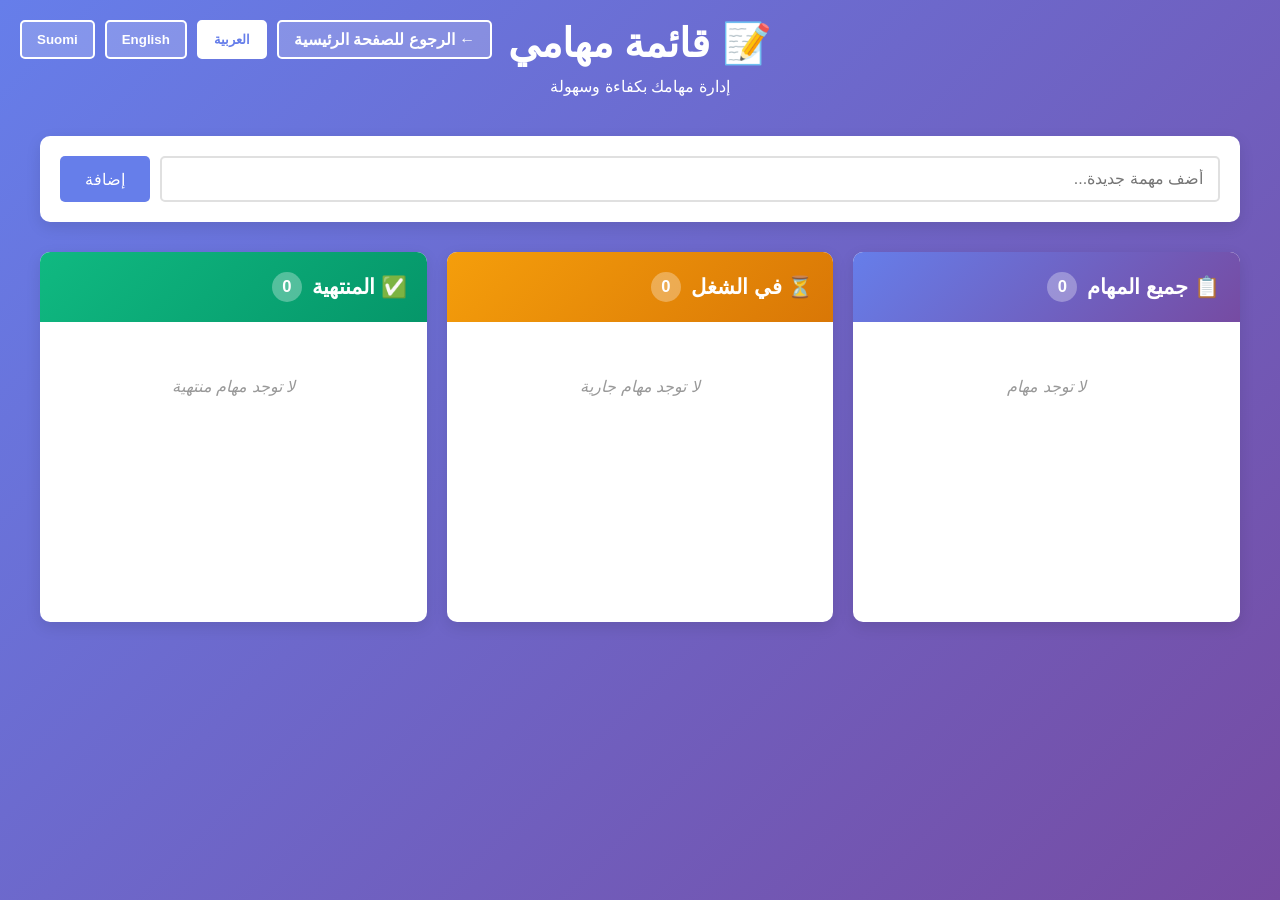
<file: todo.html>
<!DOCTYPE html>
<html lang="ar" dir="rtl" id="htmlElement">
<head>
    <meta charset="UTF-8">
    <meta name="viewport" content="width=device-width, initial-scale=1.0">
    <title id="pageTitle">قائمة المهام</title>
    <style>
        * {
            margin: 0;
            padding: 0;
            box-sizing: border-box;
        }

        body {
            font-family: 'Segoe UI', Tahoma, Geneva, Verdana, sans-serif;
            background: linear-gradient(135deg, #667eea 0%, #764ba2 100%);
            min-height: 100vh;
            padding: 20px;
            direction: rtl;
        }

        .container {
            max-width: 1200px;
            margin: 0 auto;
        }

        header {
            text-align: center;
            color: white;
            margin-bottom: 40px;
        }

        header h1 {
            font-size: 2.5em;
            margin-bottom: 10px;
        }

        .input-section {
            display: flex;
            gap: 10px;
            margin-bottom: 30px;
            background: white;
            padding: 20px;
            border-radius: 10px;
            box-shadow: 0 5px 15px rgba(0, 0, 0, 0.1);
        }

        .input-section input {
            flex: 1;
            padding: 12px 15px;
            border: 2px solid #e0e0e0;
            border-radius: 5px;
            font-size: 1em;
            transition: border-color 0.3s;
        }

        .input-section input:focus {
            outline: none;
            border-color: #667eea;
        }

        .input-section button {
            padding: 12px 25px;
            background: #667eea;
            color: white;
            border: none;
            border-radius: 5px;
            font-size: 1em;
            cursor: pointer;
            transition: background 0.3s;
        }

        .input-section button:hover {
            background: #764ba2;
        }

        .lists-container {
            display: grid;
            grid-template-columns: repeat(auto-fit, minmax(320px, 1fr));
            gap: 20px;
        }

        .list-section {
            background: white;
            border-radius: 10px;
            box-shadow: 0 5px 15px rgba(0, 0, 0, 0.1);
            overflow: hidden;
        }

        .list-header {
            padding: 20px;
            font-size: 1.3em;
            font-weight: bold;
            color: white;
            display: flex;
            align-items: center;
            gap: 10px;
        }

        .list-header .badge {
            background: rgba(255, 255, 255, 0.3);
            padding: 5px 10px;
            border-radius: 20px;
            font-size: 0.8em;
            min-width: 30px;
            text-align: center;
        }

        .all-tasks .list-header {
            background: linear-gradient(135deg, #667eea 0%, #764ba2 100%);
        }

        .in-progress .list-header {
            background: linear-gradient(135deg, #f59e0b 0%, #d97706 100%);
        }

        .completed .list-header {
            background: linear-gradient(135deg, #10b981 0%, #059669 100%);
        }

        .list-content {
            padding: 15px;
            min-height: 300px;
        }

        .todo-item {
            display: flex;
            align-items: center;
            gap: 10px;
            padding: 12px 15px;
            background: #f9f9f9;
            border-radius: 5px;
            margin-bottom: 10px;
            transition: all 0.3s;
            border-right: 4px solid #667eea;
        }

        .todo-item:hover {
            background: #f0f0f0;
            transform: translateX(-5px);
        }

        .todo-item.in-progress-item {
            border-right-color: #f59e0b;
        }

        .todo-item.completed-item {
            border-right-color: #10b981;
            opacity: 0.8;
        }

        .todo-item input[type="checkbox"] {
            width: 20px;
            height: 20px;
            cursor: pointer;
        }

        .todo-text {
            flex: 1;
            word-break: break-word;
        }

        .todo-item.completed-item .todo-text {
            text-decoration: line-through;
            color: #999;
        }

        .todo-buttons {
            display: flex;
            gap: 5px;
        }

        .btn-small {
            padding: 5px 10px;
            border: none;
            border-radius: 3px;
            cursor: pointer;
            font-size: 0.85em;
            transition: all 0.3s;
        }

        .btn-progress {
            background: #f59e0b;
            color: white;
        }

        .btn-progress:hover {
            background: #d97706;
        }

        .btn-complete {
            background: #10b981;
            color: white;
        }

        .btn-complete:hover {
            background: #059669;
        }

        .btn-delete {
            background: #ef4444;
            color: white;
        }

        .btn-delete:hover {
            background: #dc2626;
        }

        .empty-message {
            text-align: center;
            padding: 40px 20px;
            color: #999;
            font-style: italic;
        }

        .todo-item {
            cursor: grab;
        }

        .todo-item:active {
            cursor: grabbing;
        }

        .todo-item.dragging {
            opacity: 0.5;
            transform: rotate(5deg);
        }

        .list-content.drag-over {
            background: rgba(102, 126, 234, 0.1);
            border: 2px dashed #667eea;
            border-radius: 5px;
        }

        .language-selector {
            position: fixed;
            top: 20px;
            left: 20px;
            display: flex;
            gap: 10px;
            z-index: 1000;
        }

        .lang-btn {
            padding: 8px 15px;
            border: 2px solid white;
            background: rgba(255, 255, 255, 0.2);
            color: white;
            border-radius: 5px;
            cursor: pointer;
            font-weight: bold;
            transition: all 0.3s;
        }

        .lang-btn.active {
            background: white;
            color: #667eea;
        }

        .lang-btn:hover {
            background: rgba(255, 255, 255, 0.4);
        }

        .back-button {
            padding: 8px 15px;
            border: 2px solid white;
            background: rgba(255, 255, 255, 0.2);
            color: white;
            border-radius: 5px;
            cursor: pointer;
            font-weight: bold;
            transition: all 0.3s;
            text-decoration: none;
            display: inline-block;
        }

        .back-button:hover {
            background: rgba(255, 255, 255, 0.4);
        }

        @media (max-width: 768px) {
            body {
                padding: 10px;
            }

            .lists-container {
                grid-template-columns: 1fr;
            }

            header {
                margin-bottom: 20px;
            }

            header h1 {
                font-size: 1.5em;
            }

            .input-section {
                flex-direction: column;
                padding: 15px;
                gap: 8px;
                margin-bottom: 20px;
            }

            .input-section input {
                padding: 10px 12px;
                font-size: 16px;
            }

            .input-section button {
                padding: 10px 20px;
                width: 100%;
            }

            .list-section {
                border-radius: 8px;
            }

            .list-content {
                padding: 10px;
                min-height: 200px;
            }

            .list-header {
                padding: 15px;
                font-size: 1.1em;
            }

            .todo-item {
                padding: 10px 12px;
                margin-bottom: 8px;
                gap: 8px;
            }

            .todo-buttons {
                gap: 3px;
            }

            .btn-small {
                padding: 4px 8px;
                font-size: 0.75em;
            }

            .todo-item input[type="checkbox"] {
                width: 18px;
                height: 18px;
            }

            .empty-message {
                padding: 20px;
                font-size: 0.9em;
            }

            .language-selector {
                position: static;
                justify-content: center;
                margin-bottom: 15px;
                flex-wrap: wrap;
            }

            .back-button {
                padding: 6px 12px;
                font-size: 0.85em;
            }

            .lang-btn {
                padding: 6px 12px;
                font-size: 0.85em;
            }
        }

        @media (max-width: 480px) {
            body {
                padding: 5px;
            }

            header h1 {
                font-size: 1.2em;
                margin-bottom: 8px;
            }

            .input-section {
                padding: 10px;
                margin-bottom: 15px;
            }

            .input-section input {
                padding: 8px 10px;
                font-size: 14px;
                margin-bottom: 5px;
            }

            .list-header {
                padding: 12px;
                font-size: 1em;
            }

            .list-header .badge {
                font-size: 0.7em;
                padding: 3px 8px;
            }

            .todo-item {
                padding: 8px 10px;
                margin-bottom: 6px;
            }

            .btn-small {
                padding: 3px 6px;
                font-size: 0.7em;
            }

            .language-selector {
                gap: 5px;
            }

            .back-button,
            .lang-btn {
                padding: 5px 10px;
                font-size: 0.8em;
            }
        }
    </style>
</head>
<body>
    <div class="language-selector">
        <a href="index.html" class="back-button" id="backBtn">← الرجوع</a>
        <button class="lang-btn active" data-lang="ar" onclick="changeLanguage('ar')">العربية</button>
        <button class="lang-btn" data-lang="en" onclick="changeLanguage('en')">English</button>
        <button class="lang-btn" data-lang="fi" onclick="changeLanguage('fi')">Suomi</button>
    </div>

    <div class="container">
        <header>
            <h1 id="mainTitle">📝 قائمة مهامي</h1>
            <p id="mainSubtitle">إدارة مهامك بكفاءة وسهولة</p>
        </header>

        <div class="input-section">
            <input 
                type="text" 
                id="taskInput" 
                placeholder="أضف مهمة جديدة..." 
                autocomplete="off"
            >
            <button onclick="addTask()" id="addBtn">إضافة</button>
        </div>

        <div class="lists-container">
            <!-- جميع المهام -->
            <div class="list-section all-tasks">
                <div class="list-header">
                    <span id="allTasksTitle">📋 جميع المهام</span>
                    <span class="badge" id="allCount">0</span>
                </div>
                <div class="list-content" id="allTasksList">
                    <div class="empty-message" id="emptyMsg1">لا توجد مهام</div>
                </div>
            </div>

            <!-- المهام في الشغل -->
            <div class="list-section in-progress">
                <div class="list-header">
                    <span id="inProgressTitle">⏳ في الشغل</span>
                    <span class="badge" id="progressCount">0</span>
                </div>
                <div class="list-content" id="progressTasksList">
                    <div class="empty-message" id="emptyMsg2">لا توجد مهام جارية</div>
                </div>
            </div>

            <!-- المهام المنتهية -->
            <div class="list-section completed">
                <div class="list-header">
                    <span id="completedTitle">✅ المنتهية</span>
                    <span class="badge" id="completedCount">0</span>
                </div>
                <div class="list-content" id="completedTasksList">
                    <div class="empty-message" id="emptyMsg3">لا توجد مهام منتهية</div>
                </div>
            </div>
        </div>
    </div>

    <script>
        // قاموس الترجمات
        const translations = {
            ar: {
                backBtn: "← الرجوع للصفحة الرئيسية",
                pageTitle: "قائمة المهام",
                mainTitle: "📝 قائمة مهامي",
                mainSubtitle: "إدارة مهامك بكفاءة وسهولة",
                taskInputPlaceholder: "أضف مهمة جديدة...",
                addBtn: "إضافة",
                allTasksTitle: "📋 جميع المهام",
                inProgressTitle: "⏳ في الشغل",
                completedTitle: "✅ المنتهية",
                emptyMsg: "لا توجد مهام",
                emptyMsgProgress: "لا توجد مهام جارية",
                emptyMsgCompleted: "لا توجد مهام منتهية",
                alertEmpty: "يرجى إدخال اسم المهمة",
                confirmDelete: "هل أنت متأكد من حذف هذه المهمة؟",
                btnStart: "➜ شغل",
                btnStartCompact: "شغل",
                btnComplete: "✓ نهاية",
                btnCompleteCompact: "نهاية",
                btnDelete: "🗑️ حذف",
                btnDeleteCompact: "حذف",
                btnBack: "← كل",
                btnBackProgress: "← شغل"
            },
            en: {
                backBtn: "← Back to Home",
                pageTitle: "Task List",
                mainTitle: "📝 My Tasks",
                mainSubtitle: "Manage your tasks efficiently and easily",
                taskInputPlaceholder: "Add a new task...",
                addBtn: "Add",
                allTasksTitle: "📋 All Tasks",
                inProgressTitle: "⏳ In Progress",
                completedTitle: "✅ Completed",
                emptyMsg: "No tasks",
                emptyMsgProgress: "No tasks in progress",
                emptyMsgCompleted: "No completed tasks",
                alertEmpty: "Please enter a task name",
                confirmDelete: "Are you sure you want to delete this task?",
                btnStart: "➜ Start",
                btnStartCompact: "Start",
                btnComplete: "✓ Done",
                btnCompleteCompact: "Done",
                btnDelete: "🗑️ Delete",
                btnDeleteCompact: "Delete",
                btnBack: "← All",
                btnBackProgress: "← In Progress"
            },
            fi: {
                backBtn: "← Takaisin Etusivulle",
                pageTitle: "Tehtävälista",
                mainTitle: "📝 Minun Tehtävät",
                mainSubtitle: "Hallitse tehtäviäsi tehokkaasti ja helposti",
                taskInputPlaceholder: "Lisää uusi tehtävä...",
                addBtn: "Lisää",
                allTasksTitle: "📋 Kaikki Tehtävät",
                inProgressTitle: "⏳ Työn alla",
                completedTitle: "✅ Valmistuneet",
                emptyMsg: "Ei tehtäviä",
                emptyMsgProgress: "Ei tehtäviä työn alla",
                emptyMsgCompleted: "Ei valmiita tehtäviä",
                alertEmpty: "Kirjoita tehtävän nimi",
                confirmDelete: "Oletko varma, että haluat poistaa tämän tehtävän?",
                btnStart: "➜ Aloita",
                btnStartCompact: "Aloita",
                btnComplete: "✓ Valmis",
                btnCompleteCompact: "Valmis",
                btnDelete: "🗑️ Poista",
                btnDeleteCompact: "Poista",
                btnBack: "← Kaikki",
                btnBackProgress: "← Työn alla"
            }
        };

        // متغيرات عامة
        let tasks = JSON.parse(localStorage.getItem('tasks')) || [];
        let currentLanguage = localStorage.getItem('language') || 'ar';

        // تغيير اللغة
        function changeLanguage(lang) {
            currentLanguage = lang;
            localStorage.setItem('language', lang);

            // تحديث كل الأزرار
            document.querySelectorAll('.lang-btn').forEach(btn => {
                btn.classList.remove('active');
            });
            document.querySelector(`[data-lang="${lang}"]`).classList.add('active');

            // تحديث الاتجاه
            const htmlElement = document.getElementById('htmlElement');
            const dir = lang === 'ar' ? 'rtl' : 'ltr';
            htmlElement.setAttribute('dir', dir);
            htmlElement.setAttribute('lang', lang);

            // تحديث جميع النصوص
            updateAllTexts();
            renderTasks();
        }

        // تحديث جميع النصوص
        function updateAllTexts() {
            const t = translations[currentLanguage];
            
            document.getElementById('backBtn').textContent = t.backBtn;
            document.getElementById('pageTitle').textContent = t.pageTitle;
            document.getElementById('mainTitle').textContent = t.mainTitle;
            document.getElementById('mainSubtitle').textContent = t.mainSubtitle;
            document.getElementById('taskInput').placeholder = t.taskInputPlaceholder;
            document.getElementById('addBtn').textContent = t.addBtn;
            document.getElementById('allTasksTitle').textContent = t.allTasksTitle;
            document.getElementById('inProgressTitle').textContent = t.inProgressTitle;
            document.getElementById('completedTitle').textContent = t.completedTitle;
        }

        // إضافة مهمة جديدة
        function addTask() {
            const input = document.getElementById('taskInput');
            const taskText = input.value.trim();

            if (taskText === '') {
                alert(translations[currentLanguage].alertEmpty);
                return;
            }

            const task = {
                id: Date.now(),
                text: taskText,
                status: 'all' // all, in-progress, completed
            };

            tasks.push(task);
            saveTasks();
            renderTasks();
            input.value = '';
            input.focus();
        }

        // تحديث حالة المهمة
        function updateTaskStatus(taskId, newStatus) {
            const task = tasks.find(t => t.id === taskId);
            if (task) {
                task.status = newStatus;
                saveTasks();
                renderTasks();
            }
        }

        // حذف المهمة
        function deleteTask(taskId) {
            if (confirm(translations[currentLanguage].confirmDelete)) {
                tasks = tasks.filter(t => t.id !== taskId);
                saveTasks();
                renderTasks();
            }
        }

        // حفظ البيانات
        function saveTasks() {
            localStorage.setItem('tasks', JSON.stringify(tasks));
        }

        // عرض المهام
        function renderTasks() {
            const allList = document.getElementById('allTasksList');
            const progressList = document.getElementById('progressTasksList');
            const completedList = document.getElementById('completedTasksList');

            // تفريغ القوائم
            allList.innerHTML = '';
            progressList.innerHTML = '';
            completedList.innerHTML = '';

            // تجميع المهام
            const allTasks = tasks.filter(t => t.status === 'all');
            const progressTasks = tasks.filter(t => t.status === 'in-progress');
            const completedTasks = tasks.filter(t => t.status === 'completed');

            // تحديث الأرقام
            document.getElementById('allCount').textContent = allTasks.length;
            document.getElementById('progressCount').textContent = progressTasks.length;
            document.getElementById('completedCount').textContent = completedTasks.length;

            // عرض المهام في كل قائمة
            if (allTasks.length === 0) {
                allList.innerHTML = `<div class="empty-message">${translations[currentLanguage].emptyMsg}</div>`;
            } else {
                allTasks.forEach(task => {
                    allList.appendChild(createTaskElement(task));
                });
            }

            if (progressTasks.length === 0) {
                progressList.innerHTML = `<div class="empty-message">${translations[currentLanguage].emptyMsgProgress}</div>`;
            } else {
                progressTasks.forEach(task => {
                    progressList.appendChild(createTaskElement(task, 'in-progress'));
                });
            }

            if (completedTasks.length === 0) {
                completedList.innerHTML = `<div class="empty-message">${translations[currentLanguage].emptyMsgCompleted}</div>`;
            } else {
                completedTasks.forEach(task => {
                    completedList.appendChild(createTaskElement(task, 'completed'));
                });
            }
        }

        // إنشاء عنصر المهمة
        function createTaskElement(task, type) {
            const div = document.createElement('div');
            div.className = `todo-item ${type === 'in-progress' ? 'in-progress-item' : ''} ${type === 'completed' ? 'completed-item' : ''}`;
            div.draggable = true;
            div.dataset.taskId = task.id;
            
            const t = translations[currentLanguage];
            let buttons = '';
            
            if (type === undefined || type === 'all') {
                buttons = `
                    <button class="btn-small btn-progress" onclick="updateTaskStatus(${task.id}, 'in-progress')">
                        ${t.btnStart}
                    </button>
                    <button class="btn-small btn-delete" onclick="deleteTask(${task.id})">
                        ${t.btnDelete}
                    </button>
                `;
            } else if (type === 'in-progress') {
                buttons = `
                    <button class="btn-small btn-complete" onclick="updateTaskStatus(${task.id}, 'completed')">
                        ${t.btnComplete}
                    </button>
                    <button class="btn-small btn-progress" onclick="updateTaskStatus(${task.id}, 'all')">
                        ${t.btnBack}
                    </button>
                    <button class="btn-small btn-delete" onclick="deleteTask(${task.id})">
                        ${t.btnDeleteCompact}
                    </button>
                `;
            } else if (type === 'completed') {
                buttons = `
                    <button class="btn-small btn-progress" onclick="updateTaskStatus(${task.id}, 'in-progress')">
                        ${t.btnBackProgress}
                    </button>
                    <button class="btn-small btn-delete" onclick="deleteTask(${task.id})">
                        ${t.btnDeleteCompact}
                    </button>
                `;
            }

            div.innerHTML = `
                <span class="todo-text">${escapeHtml(task.text)}</span>
                <div class="todo-buttons">
                    ${buttons}
                </div>
            `;

            // إضافة معالجات الـ drag and drop
            div.addEventListener('dragstart', handleDragStart);
            div.addEventListener('dragend', handleDragEnd);

            return div;
        }

        // تجنب XSS
        function escapeHtml(text) {
            const map = {
                '&': '&amp;',
                '<': '&lt;',
                '>': '&gt;',
                '"': '&quot;',
                "'": '&#039;'
            };
            return text.replace(/[&<>"']/g, m => map[m]);
        }

        // معالجات Drag and Drop
        let draggedTaskId = null;

        function handleDragStart(e) {
            draggedTaskId = this.dataset.taskId;
            this.classList.add('dragging');
            e.dataTransfer.effectAllowed = 'move';
        }

        function handleDragEnd(e) {
            this.classList.remove('dragging');
            document.querySelectorAll('.list-content').forEach(list => {
                list.classList.remove('drag-over');
            });
        }

        function handleDragOver(e) {
            e.preventDefault();
            e.dataTransfer.dropEffect = 'move';
            this.classList.add('drag-over');
        }

        function handleDragLeave(e) {
            if (e.target === this) {
                this.classList.remove('drag-over');
            }
        }

        function handleDrop(e) {
            e.preventDefault();
            this.classList.remove('drag-over');

            if (!draggedTaskId) return;

            const newStatus = this.id === 'allTasksList' ? 'all' 
                            : this.id === 'progressTasksList' ? 'in-progress'
                            : this.id === 'completedTasksList' ? 'completed'
                            : 'all';

            updateTaskStatus(parseInt(draggedTaskId), newStatus);
            draggedTaskId = null;
        }

        // معالجة Enter في حقل الإدخال
        document.getElementById('taskInput').addEventListener('keypress', function(event) {
            if (event.key === 'Enter') {
                addTask();
            }
        });

        // إضافة معالجات الـ drop على القوائم
        document.getElementById('allTasksList').addEventListener('dragover', handleDragOver);
        document.getElementById('allTasksList').addEventListener('dragleave', handleDragLeave);
        document.getElementById('allTasksList').addEventListener('drop', handleDrop);

        document.getElementById('progressTasksList').addEventListener('dragover', handleDragOver);
        document.getElementById('progressTasksList').addEventListener('dragleave', handleDragLeave);
        document.getElementById('progressTasksList').addEventListener('drop', handleDrop);

        document.getElementById('completedTasksList').addEventListener('dragover', handleDragOver);
        document.getElementById('completedTasksList').addEventListener('dragleave', handleDragLeave);
        document.getElementById('completedTasksList').addEventListener('drop', handleDrop);

        // تحميل البيانات عند فتح الصفحة
        changeLanguage(currentLanguage);
    </script>
</body>
</html>
</file>
